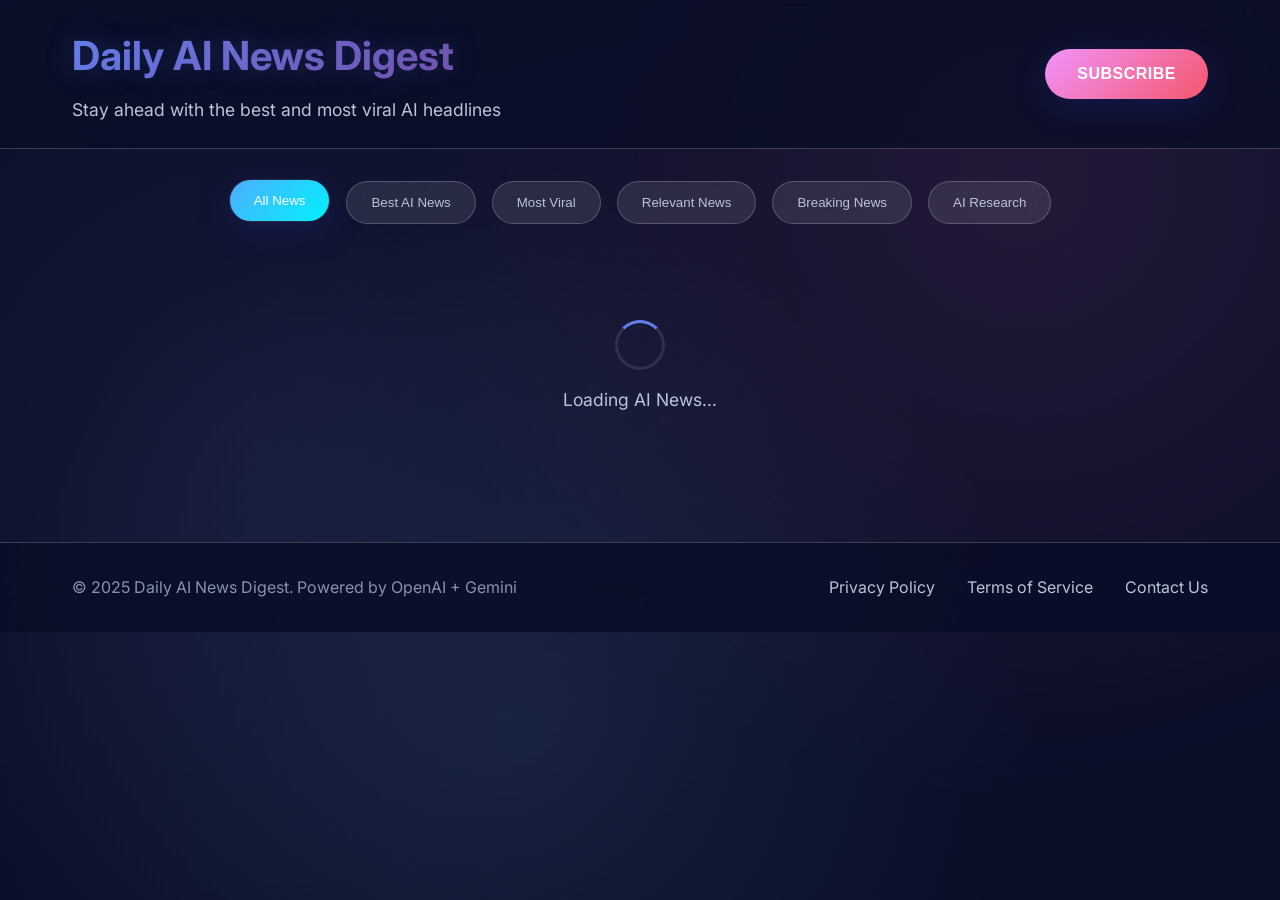
<file: index.html>
<!DOCTYPE html>
<html lang="en">
<head>
  <meta charset="UTF-8">
  <meta name="viewport" content="width=device-width, initial-scale=1.0">
  <title>Daily AI News Digest</title>
  <link rel="stylesheet" href="style.css">
  <link rel="preconnect" href="https://fonts.googleapis.com">
  <link rel="preconnect" href="https://fonts.gstatic.com" crossorigin>
  <link href="https://fonts.googleapis.com/css2?family=Inter:wght@400;500;600;700&display=swap" rel="stylesheet">
</head>
<body>
  
  <header>
    <div class="header-container">
      <div class="header-content">
        <h1>Daily AI News Digest</h1>
        <p>Stay ahead with the best and most viral AI headlines</p>
      </div>
      <button id="subscribe-btn" class="subscribe-btn">Subscribe</button>
    </div>
  </header>

  <!-- News Categories Filter -->
  <div class="categories-container">
    <div class="categories">
      <button class="category-btn active" data-category="all">All News</button>
      <button class="category-btn" data-category="best">Best AI News</button>
      <button class="category-btn" data-category="viral">Most Viral</button>
      <button class="category-btn" data-category="relevant">Relevant News</button>
      <button class="category-btn" data-category="breaking">Breaking News</button>
      <button class="category-btn" data-category="research">AI Research</button>
    </div>
  </div>
  
  <!-- Subscribe Modal -->
  <div id="subscribe-modal" class="modal">
    <div class="modal-content">
      <span class="close-btn">&times;</span>
      <h2>Subscribe to AI News</h2>
      <p>Get the latest AI news delivered to your inbox</p>
      <form id="subscribe-form" method="post">
        <label for="name">Full Name</label>
        <input type="text" id="name" name="name" placeholder="Enter your name" required>

        <label for="email">Email Address</label>
        <input type="email" id="email" name="email" placeholder="Enter your email" required>

        <label for="interests">AI Interests (Optional)</label>
        <select id="interests" name="interests">
          <option value="">Select your interest</option>
          <option value="machine-learning">Machine Learning</option>
          <option value="robotics">Robotics</option>
          <option value="nlp">Natural Language Processing</option>
          <option value="computer-vision">Computer Vision</option>
          <option value="general-ai">General AI News</option>
        </select>

        <button type="submit" class="submit-btn">Subscribe Now</button>
      </form>
    </div>
  </div>
  
  <!-- Loading Spinner -->
  <div id="loading" class="loading">
    <div class="spinner"></div>
    <p>Loading AI News...</p>
  </div>

  <!-- News Container -->
  <main id="news-container" class="news-container">
  </main>

  <!-- Back to Top Button -->
  <button id="back-to-top" class="back-to-top">↑</button>
  
  <footer>
    <div class="footer-content">
      <p>&copy; 2025 Daily AI News Digest. Powered by OpenAI + Gemini</p>
      <div class="footer-links">
        <a href="#privacy">Privacy Policy</a>
        <a href="#terms">Terms of Service</a>
        <a href="#contact">Contact Us</a>
      </div>
    </div>
  </footer>

  <script src="script.js"></script>
</body>
</html>
</file>
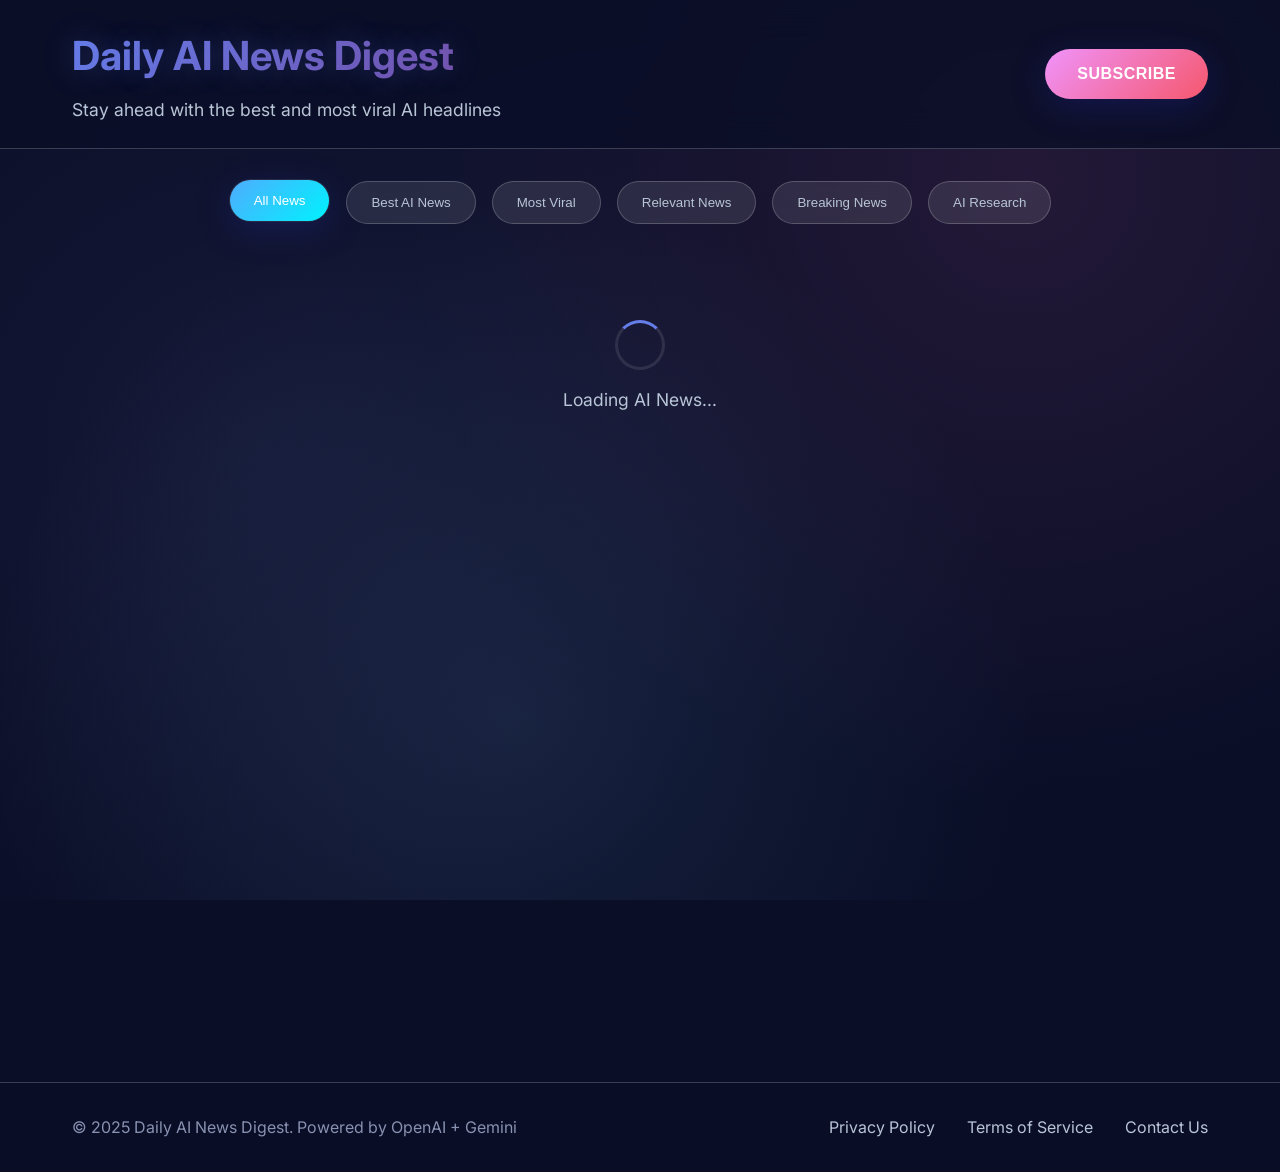
<file: OneDrive/Desktop/itechnotion/HTML,CSS,JS/index.html>
<!DOCTYPE html>
<html lang="en">

<head>
    <meta charset="UTF-8">
    <meta name="viewport" content="width=device-width, initial-scale=1.0">
    <title>Daily AI News Digest</title>
    <link rel="preconnect" href="https://fonts.googleapis.com">
    <link rel="preconnect" href="https://fonts.gstatic.com" crossorigin>
    <link href="https://fonts.googleapis.com/css2?family=Inter:wght@400;500;600;700&display=swap" rel="stylesheet">
    <style>
        * {
            margin: 0;
            padding: 0;
            box-sizing: border-box;
        }

        :root {
            --primary-gradient: linear-gradient(135deg, #667eea 0%, #764ba2 100%);
            --secondary-gradient: linear-gradient(135deg, #f093fb 0%, #f5576c 100%);
            --accent-gradient: linear-gradient(135deg, #4facfe 0%, #00f2fe 100%);
            --dark-bg: #0a0e27;
            --card-bg: rgba(255, 255, 255, 0.1);
            --glass-border: rgba(255, 255, 255, 0.2);
            --text-primary: #ffffff;
            --text-secondary: #b8c5d6;
            --text-muted: #8892b0;
            --shadow: 0 8px 32px rgba(31, 38, 135, 0.37);
            --hover-shadow: 0 15px 35px rgba(31, 38, 135, 0.5);
            --border-radius: 16px;
        }

        body {
            font-family: 'Inter', sans-serif;
            background: var(--dark-bg);
            background-image:
                radial-gradient(circle at 20% 50%, rgba(120, 119, 198, 0.1) 0%, transparent 50%),
                radial-gradient(circle at 80% 20%, rgba(255, 119, 198, 0.1) 0%, transparent 50%),
                radial-gradient(circle at 40% 80%, rgba(120, 198, 255, 0.1) 0%, transparent 50%);
            background-attachment: fixed;
            color: var(--text-primary);
            line-height: 1.6;
            overflow-x: hidden;
        }

        /* Header Styles */
        header {
            backdrop-filter: blur(20px);
            background: rgba(10, 14, 39, 0.8);
            border-bottom: 1px solid var(--glass-border);
            position: sticky;
            top: 0;
            z-index: 100;
            padding: 1.5rem 0;
        }

        .header-container {
            max-width: 1200px;
            margin: 0 auto;
            padding: 0 2rem;
            display: flex;
            justify-content: space-between;
            align-items: center;
            flex-wrap: wrap;
            gap: 1rem;
        }

        .header-content h1 {
            font-size: 2.5rem;
            font-weight: 700;
            background: var(--primary-gradient);
            -webkit-background-clip: text;
            -webkit-text-fill-color: transparent;
            background-clip: text;
            margin-bottom: 0.5rem;
            text-shadow: 0 0 30px rgba(102, 126, 234, 0.3);
        }

        .header-content p {
            color: var(--text-secondary);
            font-size: 1.1rem;
            font-weight: 400;
        }

        .subscribe-btn {
            background: var(--secondary-gradient);
            border: none;
            padding: 1rem 2rem;
            border-radius: 50px;
            color: white;
            font-weight: 600;
            font-size: 1rem;
            cursor: pointer;
            transition: all 0.3s ease;
            box-shadow: var(--shadow);
            text-transform: uppercase;
            letter-spacing: 0.5px;
        }

        .subscribe-btn:hover {
            transform: translateY(-2px);
            box-shadow: var(--hover-shadow);
            filter: brightness(1.1);
        }

        /* Categories Styles */
        .categories-container {
            max-width: 1200px;
            margin: 2rem auto;
            padding: 0 2rem;
        }

        .categories {
            display: flex;
            gap: 1rem;
            flex-wrap: wrap;
            justify-content: center;
            margin-bottom: 2rem;
        }

        .category-btn {
            background: var(--card-bg);
            border: 1px solid var(--glass-border);
            backdrop-filter: blur(10px);
            padding: 0.8rem 1.5rem;
            border-radius: 25px;
            color: var(--text-secondary);
            font-weight: 500;
            cursor: pointer;
            transition: all 0.3s ease;
            position: relative;
            overflow: hidden;
        }

        .category-btn::before {
            content: '';
            position: absolute;
            top: 0;
            left: -100%;
            width: 100%;
            height: 100%;
            background: var(--accent-gradient);
            transition: left 0.3s ease;
            z-index: -1;
        }

        .category-btn:hover::before,
        .category-btn.active::before {
            left: 0;
        }

        .category-btn:hover,
        .category-btn.active {
            color: white;
            border-color: transparent;
            transform: translateY(-2px);
            box-shadow: var(--shadow);
        }

        /* Modal Styles */
        .modal {
            display: none;
            position: fixed;
            top: 0;
            left: 0;
            width: 100%;
            height: 100%;
            background: rgba(0, 0, 0, 0.8);
            backdrop-filter: blur(10px);
            z-index: 1000;
            animation: fadeIn 0.3s ease;
        }

        @keyframes fadeIn {
            from {
                opacity: 0;
            }

            to {
                opacity: 1;
            }
        }

        .modal-content {
            position: absolute;
            top: 50%;
            left: 50%;
            transform: translate(-50%, -50%);
            background: var(--card-bg);
            backdrop-filter: blur(20px);
            border: 1px solid var(--glass-border);
            border-radius: var(--border-radius);
            padding: 2.5rem;
            width: 90%;
            max-width: 500px;
            box-shadow: var(--hover-shadow);
            animation: slideIn 0.3s ease;
        }

        @keyframes slideIn {
            from {
                transform: translate(-50%, -60%);
                opacity: 0;
            }

            to {
                transform: translate(-50%, -50%);
                opacity: 1;
            }
        }

        .close-btn {
            position: absolute;
            top: 1rem;
            right: 1.5rem;
            font-size: 2rem;
            cursor: pointer;
            color: var(--text-muted);
            transition: color 0.3s ease;
        }

        .close-btn:hover {
            margin-bottom: auto;
            color: var(--text-primary);
        }

        .modal-content h2 {
            font-size: 1.8rem;
            margin-bottom: 0.5rem;
            background: var(--primary-gradient);
            -webkit-background-clip: text;
            -webkit-text-fill-color: transparent;
            background-clip: text;
        }

        .modal-content p {
            color: var(--text-secondary);
            margin-bottom: 2rem;
        }

        #subscribe-form {
            display: flex;
            flex-direction: column;
            gap: 1.5rem;
        }

        #subscribe-form label {
            font-weight: 500;
            margin-bottom: 0.5rem;
            color: var(--text-primary);
        }

        #subscribe-form input,
        #subscribe-form select {
            background: rgba(255, 255, 255, 0.05);
            border: 1px solid var(--glass-border);
            border-radius: 12px;
            padding: 1rem;
            color: var(--text-primary);
            font-size: 1rem;
            transition: all 0.3s ease;
        }
        #subscribe-form select option {
        background-color: #000;   
        color: #fff;   }          
        #subscribe-form input:focus,
        #subscribe-form select:focus {
            outline: none;
            border-color: #667eea;
            background: rgba(255, 255, 255, 0.1);
            box-shadow: 0 0 0 3px rgba(102, 126, 234, 0.1);
        }

        .submit-btn {
            background: var(--primary-gradient);
            border: none;
            padding: 1rem;
            border-radius: 12px;
            color: white;
            font-weight: 600;
            font-size: 1rem;
            cursor: pointer;
            transition: all 0.3s ease;
            text-transform: uppercase;
            letter-spacing: 0.5px;
        }

        .submit-btn:hover {
            transform: translateY(-2px);
            box-shadow: var(--shadow);
        }

        /* Loading Styles */
        .loading {
            display: flex;
            flex-direction: column;
            align-items: center;
            justify-content: center;
            padding: 4rem 2rem;
            text-align: center;
        }

        .spinner {
            width: 50px;
            height: 50px;
            border: 3px solid rgba(255, 255, 255, 0.1);
            border-top: 3px solid #667eea;
            border-radius: 50%;
            animation: spin 1s linear infinite;
            margin-bottom: 1rem;
        }

        @keyframes spin {
            0% {
                transform: rotate(0deg);
            }

            100% {
                transform: rotate(360deg);
            }
        }

        .loading p {
            color: var(--text-secondary);
            font-size: 1.1rem;
        }

        /* News Container */
        .news-container {
            max-width: 1200px;
            margin: 0 auto;
            padding: 2rem;
            display: grid;
            grid-template-columns: repeat(auto-fit, minmax(350px, 1fr));
            gap: 2rem;
            min-height: 60vh;
        }

        /* Back to Top Button */
        .back-to-top {
            position: fixed;
            bottom: 2rem;
            right: 2rem;
            background: var(--secondary-gradient);
            border: none;
            width: 50px;
            height: 50px;
            border-radius: 50%;
            color: white;
            font-size: 1.2rem;
            font-weight: bold;
            cursor: pointer;
            opacity: 0;
            visibility: hidden;
            transition: all 0.3s ease;
            box-shadow: var(--shadow);
            z-index: 999;
        }

        .back-to-top.visible {
            opacity: 1;
            visibility: visible;
        }

        .back-to-top:hover {
            transform: translateY(-3px);
            box-shadow: var(--hover-shadow);
        }

        /* Footer */
        footer {
            background: rgba(10, 14, 39, 0.9);
            backdrop-filter: blur(20px);
            border-top: 1px solid var(--glass-border);
            margin-top: 4rem;
            padding: 2rem 0;
        }

        .footer-content {
            max-width: 1200px;
            margin: 0 auto;
            padding: 0 2rem;
            display: flex;
            justify-content: space-between;
            align-items: center;
            flex-wrap: wrap;
            gap: 1rem;
        }

        .footer-content p {
            color: var(--text-muted);
        }

        .footer-links {
            display: flex;
            gap: 2rem;
        }

        .footer-links a {
            color: var(--text-secondary);
            text-decoration: none;
            transition: color 0.3s ease;
        }

        .footer-links a:hover {
            color: var(--text-primary);
        }

        /* Responsive Design */
        @media (max-width: 768px) {
            .header-content h1 {
                font-size: 2rem;
            }

            .categories {
                justify-content: flex-start;
                overflow-x: auto;
                padding-bottom: 1rem;
            }

            .category-btn {
                white-space: nowrap;
                flex-shrink: 0;
            }

            .news-container {
                grid-template-columns: 1fr;
                padding: 1rem;
            }

            .modal-content {
                padding: 2rem 1.5rem;
                margin: 1rem;
            }

            .footer-content {
                flex-direction: column;
                text-align: center;
                gap: 1rem;
            }

            .footer-links {
                justify-content: center;
            }
        }

        @media (max-width: 480px) {
            .header-container {
                padding: 0 1rem;
            }

            .header-content h1 {
                font-size: 1.5rem;
            }

            .header-content p {
                font-size: 1rem;
            }

            .subscribe-btn {
                padding: 0.8rem 1.5rem;
                font-size: 0.9rem;
            }

            .categories-container {
                padding: 0 1rem;
            }
        }

        /* Custom Scrollbar */
        ::-webkit-scrollbar {
            width: 8px;
        }

        ::-webkit-scrollbar-track {
            background: rgba(255, 255, 255, 0.1);
        }

        ::-webkit-scrollbar-thumb {
            background: var(--primary-gradient);
            border-radius: 4px;
        }

        ::-webkit-scrollbar-thumb:hover {
            background: var(--secondary-gradient);
        }

        /* Placeholder styles for news cards (you can customize these based on your script.js) */
        .news-card {
            background: var(--card-bg);
            backdrop-filter: blur(20px);
            border: 1px solid var(--glass-border);
            border-radius: var(--border-radius);
            padding: 1.5rem;
            transition: all 0.3s ease;
            box-shadow: var(--shadow);
        }

        .news-card:hover {
            transform: translateY(-5px);
            box-shadow: var(--hover-shadow);
            border-color: rgba(255, 255, 255, 0.3);
        }

        .news-card h3 {
            color: var(--text-primary);
            margin-bottom: 1rem;
            font-size: 1.2rem;
            font-weight: 600;
        }

        .news-card p {
            color: var(--text-secondary);
            margin-bottom: 1rem;
            line-height: 1.6;
        }

        .news-card .news-meta {
            display: flex;
            justify-content: space-between;
            align-items: center;
            margin-top: 1rem;
            padding-top: 1rem;
            border-top: 1px solid var(--glass-border);
        }

        .news-card .news-source {
            color: var(--text-muted);
            font-size: 0.9rem;
        }

        .news-card .news-date {
            color: var(--text-muted);
            font-size: 0.9rem;
        }
    </style>
</head>
<body>

    <header>
        <div class="header-container">
            <div class="header-content">

                <h1>Daily AI News Digest</h1>
                <p>Stay ahead with the best and most viral AI headlines</p>
            </div>
            <button id="subscribe-btn" class="subscribe-btn">Subscribe</button>
        </div>  
    </header>

    <!-- News Categories Filter -->
    <div class="categories-container">
        <div class="categories">
            <button class="category-btn active" data-category="all">All News</button>
            <button class="category-btn" data-category="best">Best AI News</button>
            <button class="category-btn" data-category="viral">Most Viral</button>
            <button class="category-btn" data-category="relevant">Relevant News</button>
            <button class="category-btn" data-category="breaking">Breaking News</button>
            <button class="category-btn" data-category="research">AI Research</button>
        </div>
    </div>

    <!-- Subscribe Modal -->
    <div id="subscribe-modal" class="modal">
        <div class="modal-content">
            <span class="close-btn">&times;</span>
            <h2>Subscribe to AI News</h2>
            <p>Get the latest AI news delivered to your inbox</p>
            <form id="subscribe-form" method="post">
                <label for="name">Full Name</label>
                <input type="text" id="name" name="name" placeholder="Enter your name" required>

                <label for="email">Email Address</label>
                <input type="email" id="email" name="email" placeholder="Enter your email" required>

                <label for="interests">AI Interests (Optional)</label>
                <select id="interests" name="interests">
                    <option value="">Select your interest</option>
                    <option value="machine-learning">Machine Learning</option>
                    <option value="robotics">Robotics</option>
                    <option value="nlp">Natural Language Processing</option>
                    <option value="computer-vision">Computer Vision</option>
                    <option value="general-ai">General AI News</option>
                </select>

                <button type="submit" class="submit-btn">Subscribe Now</button>
            </form>
        </div>
    </div>

    <!-- Loading Spinner -->
    <div id="loading" class="loading">
        <div class="spinner"></div>
        <p>Loading AI News...</p>
    </div>

    <!-- News Container -->
    <main id="news-container" class="news-container">
    </main>

    <!-- Back to Top Button -->
    <button id="back-to-top" class="back-to-top">↑</button>

    <footer>
        <div class="footer-content">
            <p>&copy; 2025 Daily AI News Digest. Powered by OpenAI + Gemini</p>
            <div class="footer-links">
                <a href="#privacy">Privacy Policy</a>
                <a href="terms.html">Terms of Service</a>
                <a href="contact.html">Contact Us</a>
            </div>
        </div>
    </footer>
    <script>
        // Basic functionality for the UI elements
        document.addEventListener('DOMContentLoaded', function () {
            const subscribeBtn = document.getElementById('subscribe-btn');
            const modal = document.getElementById('subscribe-modal');
            const closeBtn = document.querySelector('.close-btn');
            const categoryBtns = document.querySelectorAll('.category-btn');
            const backToTopBtn = document.getElementById('back-to-top');
            const loading = document.getElementById('loading');
            const newsContainer = document.getElementById('news-container');

            // Subscribe modal functionality
            subscribeBtn.addEventListener('click', () => {
                modal.style.display = 'block';
            });

            closeBtn.addEventListener('click', () => {
                modal.style.display = 'none';
            }); 

            window.addEventListener('click', (e) => {
                if (e.target === modal) {
                    modal.style.display = 'none';
                }
            });

            // Category filter functionality
            categoryBtns.forEach(btn => {
                btn.addEventListener('click', () => {
                    categoryBtns.forEach(b => b.classList.remove('active'));
                    btn.classList.add('active');

                    // Add your filtering logic here
                    const category = btn.dataset.category;
                    console.log('Selected category:', category);
                });
            });

            // Back to top functionality
            window.addEventListener('scroll', () => {
                if (window.scrollY > 300) {
                    backToTopBtn.classList.add('visible');
                } else {
                    backToTopBtn.classList.remove('visible');
                }
            });

            backToTopBtn.addEventListener('click', () => {
                window.scrollTo({ top: 0, behavior: 'smooth' });
            });

            // Form submission
            document.getElementById('subscribe-form').addEventListener('submit', function (e) {
                e.preventDefault();

                const formData = new FormData(this);
                const name = formData.get('name');
                const email = formData.get('email');
                const interests = formData.get('interests');

                // Add your form submission logic here
                console.log('Form submitted:', { name, email, interests });

                // Close modal after submission
                modal.style.display = 'none';

                // Show success message (you can customize this)
                alert('Thank you for subscribing! We\'ll keep you updated with the latest AI news.');
            });

            // Hide loading and show content (replace this with your actual news loading logic)
            setTimeout(() => {
                loading.style.display = 'none';
                newsContainer.style.display = 'grid';

                // Demo news cards (replace with your actual news data)
                const demoNews = [
                    {
                        title: "After India, OpenAI launches its affordable ChatGPT Go plan in Indonesia",
                        content: "OpenAI is expanding its budget-friendly ChatGPT subscription plan beyond India. The company launched its sub-$5 ChatGPT Go paid plan for the country’s users last month and now is rolling out the same plan in Indonesia for Rp75,000 ($4.50) per month.",
                        source: "AI Research Daily",
                        date: "Just now"
                    },
                    {
                        title: "Rocket.nXew, one of India’s first vibe-coding startups, snags $15M from Accel, Salesforce Ventures",
                        content: "Rocket.new, an Indian startup building an AI-powered app development platform, has raised $15 million in a seed round led by Salesforce Ventures to take on viral vibe-coding rivals like Lovable, Cursor, and Bolt by letting users build full, production-ready apps from natural-language prompts rather than just quick prototypes.",
                        source: "Tech News Today",
                        date: "Just now"
                    },
                    {
                        title: "Facebook is getting an AI dating assistant",
                        content: "This chatbot is intended to help users find matches who are more closely tailored to what they are looking for. For example, Meta might suggest users ask it to find “a Brooklyn girl in tech” or a user could ask the AI to help refine their profile.",
                        source: "Ethics in AI",
                        date: "Just now"
                    }
                ];

                // Create demo news cards
                demoNews.forEach(news => {
                    const card = document.createElement('div');
                    card.className = 'news-card';
                    card.innerHTML = `
            <h3>${news.title}</h3>
            <p>${news.content}</p>
            <div class="news-meta">
              <span class="news-source">${news.source}</span>
              <span class="news-date">${news.date}</span>
            </div>
          `;
                    newsContainer.appendChild(card);
                });
            }, 2000);
        });
    </script>
</body>
</html>
</file>
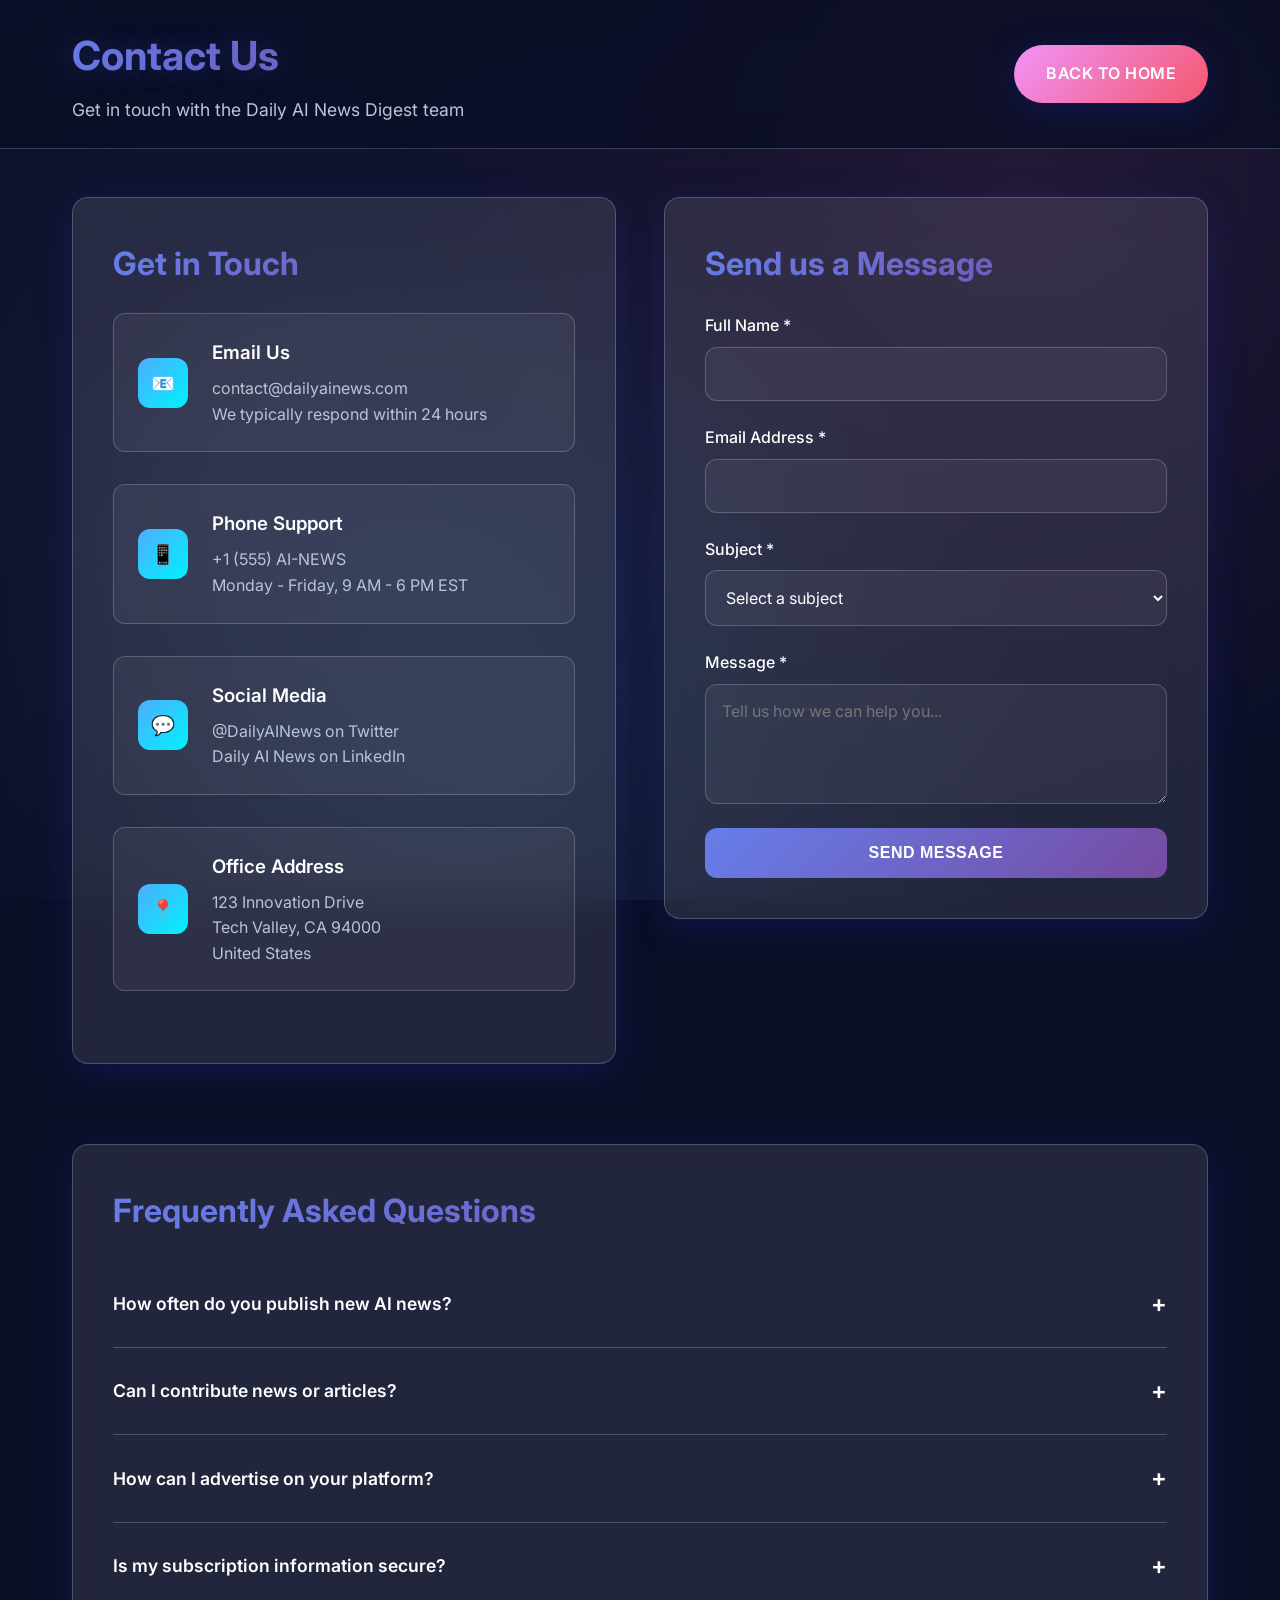
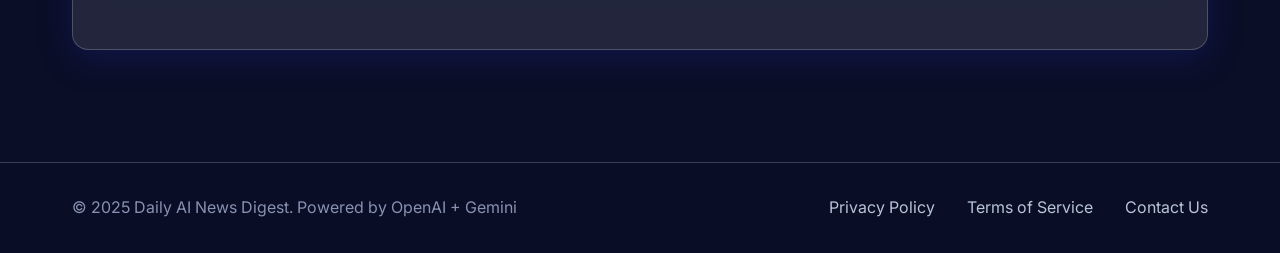
<file: OneDrive/Desktop/itechnotion/HTML,CSS,JS/contact.html>
<!DOCTYPE html>
<html lang="en">

<head>
    <meta charset="UTF-8">
    <meta name="viewport" content="width=device-width, initial-scale=1.0">
    <title>Contact Us - Daily AI News Digest</title>
    <link rel="preconnect" href="https://fonts.googleapis.com">
    <link rel="preconnect" href="https://fonts.gstatic.com" crossorigin>
    <link href="https://fonts.googleapis.com/css2?family=Inter:wght@400;500;600;700&display=swap" rel="stylesheet">
    <style>
        * {
            margin: 0;
            padding: 0;
            box-sizing: border-box;
        }

        :root {
            --primary-gradient: linear-gradient(135deg, #667eea 0%, #764ba2 100%);
            --secondary-gradient: linear-gradient(135deg, #f093fb 0%, #f5576c 100%);
            --accent-gradient: linear-gradient(135deg, #4facfe 0%, #00f2fe 100%);
            --dark-bg: #0a0e27;
            --card-bg: rgba(255, 255, 255, 0.1);
            --glass-border: rgba(255, 255, 255, 0.2);
            --text-primary: #ffffff;
            --text-secondary: #b8c5d6;
            --text-muted: #8892b0;
            --shadow: 0 8px 32px rgba(31, 38, 135, 0.37);
            --hover-shadow: 0 15px 35px rgba(31, 38, 135, 0.5);
            --border-radius: 16px;
        }

        body {
            font-family: 'Inter', sans-serif;
            background: var(--dark-bg);
            background-image:
                radial-gradient(circle at 20% 50%, rgba(120, 119, 198, 0.1) 0%, transparent 50%),
                radial-gradient(circle at 80% 20%, rgba(255, 119, 198, 0.1) 0%, transparent 50%),
                radial-gradient(circle at 40% 80%, rgba(120, 198, 255, 0.1) 0%, transparent 50%);
            background-attachment: fixed;
            color: var(--text-primary);
            line-height: 1.6;
            overflow-x: hidden;
            min-height: 100vh;
        }

        /* Header Styles */
        header {
            backdrop-filter: blur(20px);
            background: rgba(10, 14, 39, 0.8);
            border-bottom: 1px solid var(--glass-border);
            position: sticky;
            top: 0;
            z-index: 100;
            padding: 1.5rem 0;
        }

        .header-container {
            max-width: 1200px;
            margin: 0 auto;
            padding: 0 2rem;
            display: flex;
            justify-content: space-between;
            align-items: center;
            flex-wrap: wrap;
            gap: 1rem;
        }

        .header-content h1 {
            font-size: 2.5rem;
            font-weight: 700;
            background: var(--primary-gradient);
            -webkit-background-clip: text;
            -webkit-text-fill-color: transparent;
            background-clip: text;
            margin-bottom: 0.5rem;
            text-shadow: 0 0 30px rgba(102, 126, 234, 0.3);
        }

        .header-content p {
            color: var(--text-secondary);
            font-size: 1.1rem;
            font-weight: 400;
        }

        .home-btn {
            background: var(--secondary-gradient);
            border: none;
            padding: 1rem 2rem;
            border-radius: 50px;
            color: white;
            font-weight: 600;
            font-size: 1rem;
            cursor: pointer;
            transition: all 0.3s ease;
            box-shadow: var(--shadow);
            text-transform: uppercase;
            letter-spacing: 0.5px;
            text-decoration: none;
            display: inline-block;
        }

        .home-btn:hover {
            transform: translateY(-2px);
            box-shadow: var(--hover-shadow);
            filter: brightness(1.1);
        }

        /* Main Content */
        .main-content {
            max-width: 1200px;
            margin: 0 auto;
            padding: 3rem 2rem;
            display: grid;
            grid-template-columns: 1fr 1fr;
            gap: 3rem;
            align-items: start;
        }

        .contact-info {
            background: var(--card-bg);
            backdrop-filter: blur(20px);
            border: 1px solid var(--glass-border);
            border-radius: var(--border-radius);
            padding: 2.5rem;
            box-shadow: var(--shadow);
        }

        .contact-form-container {
            background: var(--card-bg);
            backdrop-filter: blur(20px);
            border: 1px solid var(--glass-border);
            border-radius: var(--border-radius);
            padding: 2.5rem;
            box-shadow: var(--shadow);
        }

        .section-title {
            font-size: 2rem;
            font-weight: 700;
            background: var(--primary-gradient);
            -webkit-background-clip: text;
            -webkit-text-fill-color: transparent;
            background-clip: text;
            margin-bottom: 1.5rem;
        }

        .contact-item {
            display: flex;
            align-items: center;
            margin-bottom: 2rem;
            padding: 1.5rem;
            background: rgba(255, 255, 255, 0.05);
            border-radius: 12px;
            border: 1px solid var(--glass-border);
            transition: all 0.3s ease;
        }

        .contact-item:hover {
            transform: translateY(-2px);
            background: rgba(255, 255, 255, 0.08);
            box-shadow: var(--shadow);
        }

        .contact-icon {
            width: 50px;
            height: 50px;
            background: var(--accent-gradient);
            border-radius: 12px;
            display: flex;
            align-items: center;
            justify-content: center;
            margin-right: 1.5rem;
            font-size: 1.2rem;
            flex-shrink: 0;
        }

        .contact-details h3 {
            color: var(--text-primary);
            font-weight: 600;
            margin-bottom: 0.5rem;
        }

        .contact-details p {
            color: var(--text-secondary);
        }

        .contact-details a {
            color: var(--text-secondary);
            text-decoration: none;
            transition: color 0.3s ease;
        }

        .contact-details a:hover {
            color: var(--text-primary);
        }

        /* Form Styles */
        .contact-form {
            display: flex;
            flex-direction: column;
            gap: 1.5rem;
        }

        .form-group {
            display: flex;
            flex-direction: column;
        }

        .form-group label {
            font-weight: 500;
            margin-bottom: 0.5rem;
            color: var(--text-primary);
        }

        .form-group input,
        .form-group select,
        .form-group textarea {
            background: rgba(255, 255, 255, 0.05);
            border: 1px solid var(--glass-border);
            border-radius: 12px;
            padding: 1rem;
            color: var(--text-primary);
            font-size: 1rem;
            font-family: inherit;
            transition: all 0.3s ease;
            resize: vertical;
        }

        .form-group select option {
            background-color: #000;
            color: #fff;
        }

        .form-group input:focus,
        .form-group select:focus,
        .form-group textarea:focus {
            outline: none;
            border-color: #667eea;
            background: rgba(255, 255, 255, 0.1);
            box-shadow: 0 0 0 3px rgba(102, 126, 234, 0.1);
        }

        .form-group textarea {
            min-height: 120px;
        }

        .submit-btn {
            background: var(--primary-gradient);
            border: none;
            padding: 1rem;
            border-radius: 12px;
            color: white;
            font-weight: 600;
            font-size: 1rem;
            cursor: pointer;
            transition: all 0.3s ease;
            text-transform: uppercase;
            letter-spacing: 0.5px;
        }

        .submit-btn:hover {
            transform: translateY(-2px);
            box-shadow: var(--shadow);
        }

        .submit-btn:disabled {
            opacity: 0.6;
            cursor: not-allowed;
            transform: none;
        }

        /* Success/Error Messages */
        .message {
            padding: 1rem;
            border-radius: 8px;
            margin-bottom: 1rem;
            display: none;
        }

        .message.success {
            background: rgba(46, 160, 67, 0.2);
            border: 1px solid rgba(46, 160, 67, 0.3);
            color: #4ade80;
        }

        .message.error {
            background: rgba(239, 68, 68, 0.2);
            border: 1px solid rgba(239, 68, 68, 0.3);
            color: #f87171;
        }

        /* FAQ Section */
        .faq-section {
            grid-column: 1 / -1;
            margin-top: 2rem;
        }

        .faq-container {
            background: var(--card-bg);
            backdrop-filter: blur(20px);
            border: 1px solid var(--glass-border);
            border-radius: var(--border-radius);
            padding: 2.5rem;
            box-shadow: var(--shadow);
        }

        .faq-item {
            border-bottom: 1px solid var(--glass-border);
            padding: 1.5rem 0;
        }

        .faq-item:last-child {
            border-bottom: none;
        }

        .faq-question {
            display: flex;
            justify-content: space-between;
            align-items: center;
            cursor: pointer;
            font-weight: 600;
            color: var(--text-primary);
            font-size: 1.1rem;
            transition: color 0.3s ease;
        }

        .faq-question:hover {
            color: #667eea;
        }

        .faq-toggle {
            font-size: 1.5rem;
            transition: transform 0.3s ease;
        }

        .faq-toggle.active {
            transform: rotate(45deg);
        }

        .faq-answer {
            max-height: 0;
            overflow: hidden;
            transition: max-height 0.3s ease;
            color: var(--text-secondary);
            line-height: 1.6;
        }

        .faq-answer.active {
            max-height: 200px;
            padding-top: 1rem;
        }

        /* Footer */
        footer {
            background: rgba(10, 14, 39, 0.9);
            backdrop-filter: blur(20px);
            border-top: 1px solid var(--glass-border);
            margin-top: 4rem;
            padding: 2rem 0;
        }

        .footer-content {
            max-width: 1200px;
            margin: 0 auto;
            padding: 0 2rem;
            display: flex;
            justify-content: space-between;
            align-items: center;
            flex-wrap: wrap;
            gap: 1rem;
        }

        .footer-content p {
            color: var(--text-muted);
        }

        .footer-links {
            display: flex;
            gap: 2rem;
        }

        .footer-links a {
            color: var(--text-secondary);
            text-decoration: none;
            transition: color 0.3s ease;
        }

        .footer-links a:hover {
            color: var(--text-primary);
        }

        /* Responsive Design */
        @media (max-width: 968px) {
            .main-content {
                grid-template-columns: 1fr;
                gap: 2rem;
            }
        }

        @media (max-width: 768px) {
            .header-content h1 {
                font-size: 2rem;
            }

            .main-content {
                padding: 2rem 1rem;
            }

            .contact-info,
            .contact-form-container,
            .faq-container {
                padding: 2rem 1.5rem;
            }

            .contact-item {
                flex-direction: column;
                text-align: center;
                gap: 1rem;
            }

            .contact-icon {
                margin-right: 0;
            }

            .footer-content {
                flex-direction: column;
                text-align: center;
            }
        }

        @media (max-width: 480px) {
            .header-container {
                padding: 0 1rem;
            }

            .header-content h1 {
                font-size: 1.5rem;
            }

            .home-btn {
                padding: 0.8rem 1.5rem;
                font-size: 0.9rem;
            }
        }

        /* Custom Scrollbar */
        ::-webkit-scrollbar {
            width: 8px;
        }

        ::-webkit-scrollbar-track {
            background: rgba(255, 255, 255, 0.1);
        }

        ::-webkit-scrollbar-thumb {
            background: var(--primary-gradient);
            border-radius: 4px;
        }

        ::-webkit-scrollbar-thumb:hover {
            background: var(--secondary-gradient);
        }
    </style>
</head>

<body>
    <header>
        <div class="header-container">
            <div class="header-content">
                <h1>Contact Us</h1>
                <p>Get in touch with the Daily AI News Digest team</p>
            </div>
            <a href="index.html" class="home-btn">Back to Home</a>
        </div>
    </header>

    <main class="main-content">
        <!-- Contact Information -->
        <div class="contact-info">
            <h2 class="section-title">Get in Touch</h2>
            
            <div class="contact-item">
                <div class="contact-icon">📧</div>
                <div class="contact-details">
                    <h3>Email Us</h3>
                    <p><a href="mailto:contact@dailyainews.com">contact@dailyainews.com</a></p>
                    <p>We typically respond within 24 hours</p>
                </div>
            </div>

            <div class="contact-item">
                <div class="contact-icon">📱</div>
                <div class="contact-details">
                    <h3>Phone Support</h3>
                    <p><a href="tel:+1-555-AI-NEWS">+1 (555) AI-NEWS</a></p>
                    <p>Monday - Friday, 9 AM - 6 PM EST</p>
                </div>
            </div>

            <div class="contact-item">
                <div class="contact-icon">💬</div>
                <div class="contact-details">
                    <h3>Social Media</h3>
                    <p>
                        <a href="#">@DailyAINews</a> on Twitter<br>
                        <a href="#">Daily AI News</a> on LinkedIn
                    </p>
                </div>
            </div>

            <div class="contact-item">
                <div class="contact-icon">📍</div>
                <div class="contact-details">
                    <h3>Office Address</h3>
                    <p>
                        123 Innovation Drive<br>
                        Tech Valley, CA 94000<br>
                        United States
                    </p>
                </div>
            </div>
        </div>

        <!-- Contact Form -->
        <div class="contact-form-container">
            <h2 class="section-title">Send us a Message</h2>
            
            <div id="message" class="message"></div>
            
            <form id="contact-form" class="contact-form">
                <div class="form-group">
                    <label for="name">Full Name *</label>
                    <input type="text" id="name" name="name" required>
                </div>

                <div class="form-group">
                    <label for="email">Email Address *</label>
                    <input type="email" id="email" name="email" required>
                </div>

                <div class="form-group">
                    <label for="subject">Subject *</label>
                    <select id="subject" name="subject" required>
                        <option value="">Select a subject</option>
                        <option value="general">General Inquiry</option>
                        <option value="subscription">Subscription Support</option>
                        <option value="technical">Technical Issue</option>
                        <option value="partnership">Partnership Opportunity</option>
                        <option value="feedback">Feedback</option>
                        <option value="press">Press Inquiry</option>
                        <option value="other">Other</option>
                    </select>
                </div>

                <div class="form-group">
                    <label for="message-text">Message *</label>
                    <textarea id="message-text" name="message" placeholder="Tell us how we can help you..." required></textarea>
                </div>

                <button type="submit" class="submit-btn" id="submit-btn">Send Message</button>
            </form>
        </div>

        <!-- FAQ Section -->
        <div class="faq-section">
            <div class="faq-container">
                <h2 class="section-title">Frequently Asked Questions</h2>
                
                <div class="faq-item">
                    <div class="faq-question">
                        <span>How often do you publish new AI news?</span>
                        <span class="faq-toggle">+</span>
                    </div>
                    <div class="faq-answer">
                        We publish fresh AI news multiple times daily, ensuring you stay up-to-date with the latest developments in artificial intelligence, machine learning, and related technologies.
                    </div>
                </div>

                <div class="faq-item">
                    <div class="faq-question">
                        <span>Can I contribute news or articles?</span>
                        <span class="faq-toggle">+</span>
                    </div>
                    <div class="faq-answer">
                        Yes! We welcome contributions from AI enthusiasts, researchers, and industry professionals. Please reach out to us using the contact form above with your proposal.
                    </div>
                </div>

                <div class="faq-item">
                    <div class="faq-question">
                        <span>How can I advertise on your platform?</span>
                        <span class="faq-toggle">+</span>
                    </div>
                    <div class="faq-answer">
                        For advertising and partnership opportunities, please select "Partnership Opportunity" in the contact form above or email us directly at contact@dailyainews.com.
                    </div>
                </div>

                <div class="faq-item">
                    <div class="faq-question">
                        <span>Is my subscription information secure?</span>
                        <span class="faq-toggle">+</span>
                    </div>
                    <div class="faq-answer">
                        Absolutely. We take data security seriously and follow industry-standard practices to protect your personal information. See our Privacy Policy for more details.
                    </div>
                </div>
            </div>
        </div>
    </main>

    <footer>
        <div class="footer-content">
            <p>&copy; 2025 Daily AI News Digest. Powered by OpenAI + Gemini</p>
            <div class="footer-links">
                <a href="privacy.html">Privacy Policy</a>
                <a href="terms.html">Terms of Service</a>
                <a href="contact.html">Contact Us</a>
            </div>
        </div>
    </footer>

    <script>
        document.addEventListener('DOMContentLoaded', function() {
            // Contact form functionality
            const contactForm = document.getElementById('contact-form');
            const messageDiv = document.getElementById('message');
            const submitBtn = document.getElementById('submit-btn');

            contactForm.addEventListener('submit', function(e) {
                e.preventDefault();
                
                // Get form data
                const formData = new FormData(contactForm);
                const name = formData.get('name');
                const email = formData.get('email');
                const subject = formData.get('subject');
                const message = formData.get('message');

                // Validate required fields
                if (!name || !email || !subject || !message) {
                    showMessage('Please fill in all required fields.', 'error');
                    return;
                }

                // Disable submit button
                submitBtn.disabled = true;
                submitBtn.textContent = 'Sending...';

                // Simulate form submission (replace with actual API call)
                setTimeout(() => {
                    showMessage('Thank you for your message! We\'ll get back to you within 24 hours.', 'success');
                    contactForm.reset();
                    submitBtn.disabled = false;
                    submitBtn.textContent = 'Send Message';
                }, 2000);

                console.log('Form submitted:', { name, email, subject, message });
            });

            // FAQ functionality
            const faqItems = document.querySelectorAll('.faq-item');
            
            faqItems.forEach(item => {
                const question = item.querySelector('.faq-question');
                const answer = item.querySelector('.faq-answer');
                const toggle = item.querySelector('.faq-toggle');

                question.addEventListener('click', () => {
                    const isActive = answer.classList.contains('active');
                    
                    // Close all other FAQs
                    faqItems.forEach(otherItem => {
                        const otherAnswer = otherItem.querySelector('.faq-answer');
                        const otherToggle = otherItem.querySelector('.faq-toggle');
                        otherAnswer.classList.remove('active');
                        otherToggle.classList.remove('active');
                    });

                    // Toggle current FAQ
                    if (!isActive) {
                        answer.classList.add('active');
                        toggle.classList.add('active');
                    }
                });
            });

            // Show message function
            function showMessage(text, type) {
                messageDiv.textContent = text;
                messageDiv.className = `message ${type}`;
                messageDiv.style.display = 'block';
                
                setTimeout(() => {
                    messageDiv.style.display = 'none';
                }, 5000);
            }

            // Smooth scroll for footer links
            document.querySelectorAll('a[href^="#"]').forEach(anchor => {
                anchor.addEventListener('click', function (e) {
                    e.preventDefault();
                    const target = document.querySelector(this.getAttribute('href'));
                    if (target) {
                        target.scrollIntoView({ behavior: 'smooth' });
                    }
                });
            });
        });
    </script>
</body>
</html>
</file>
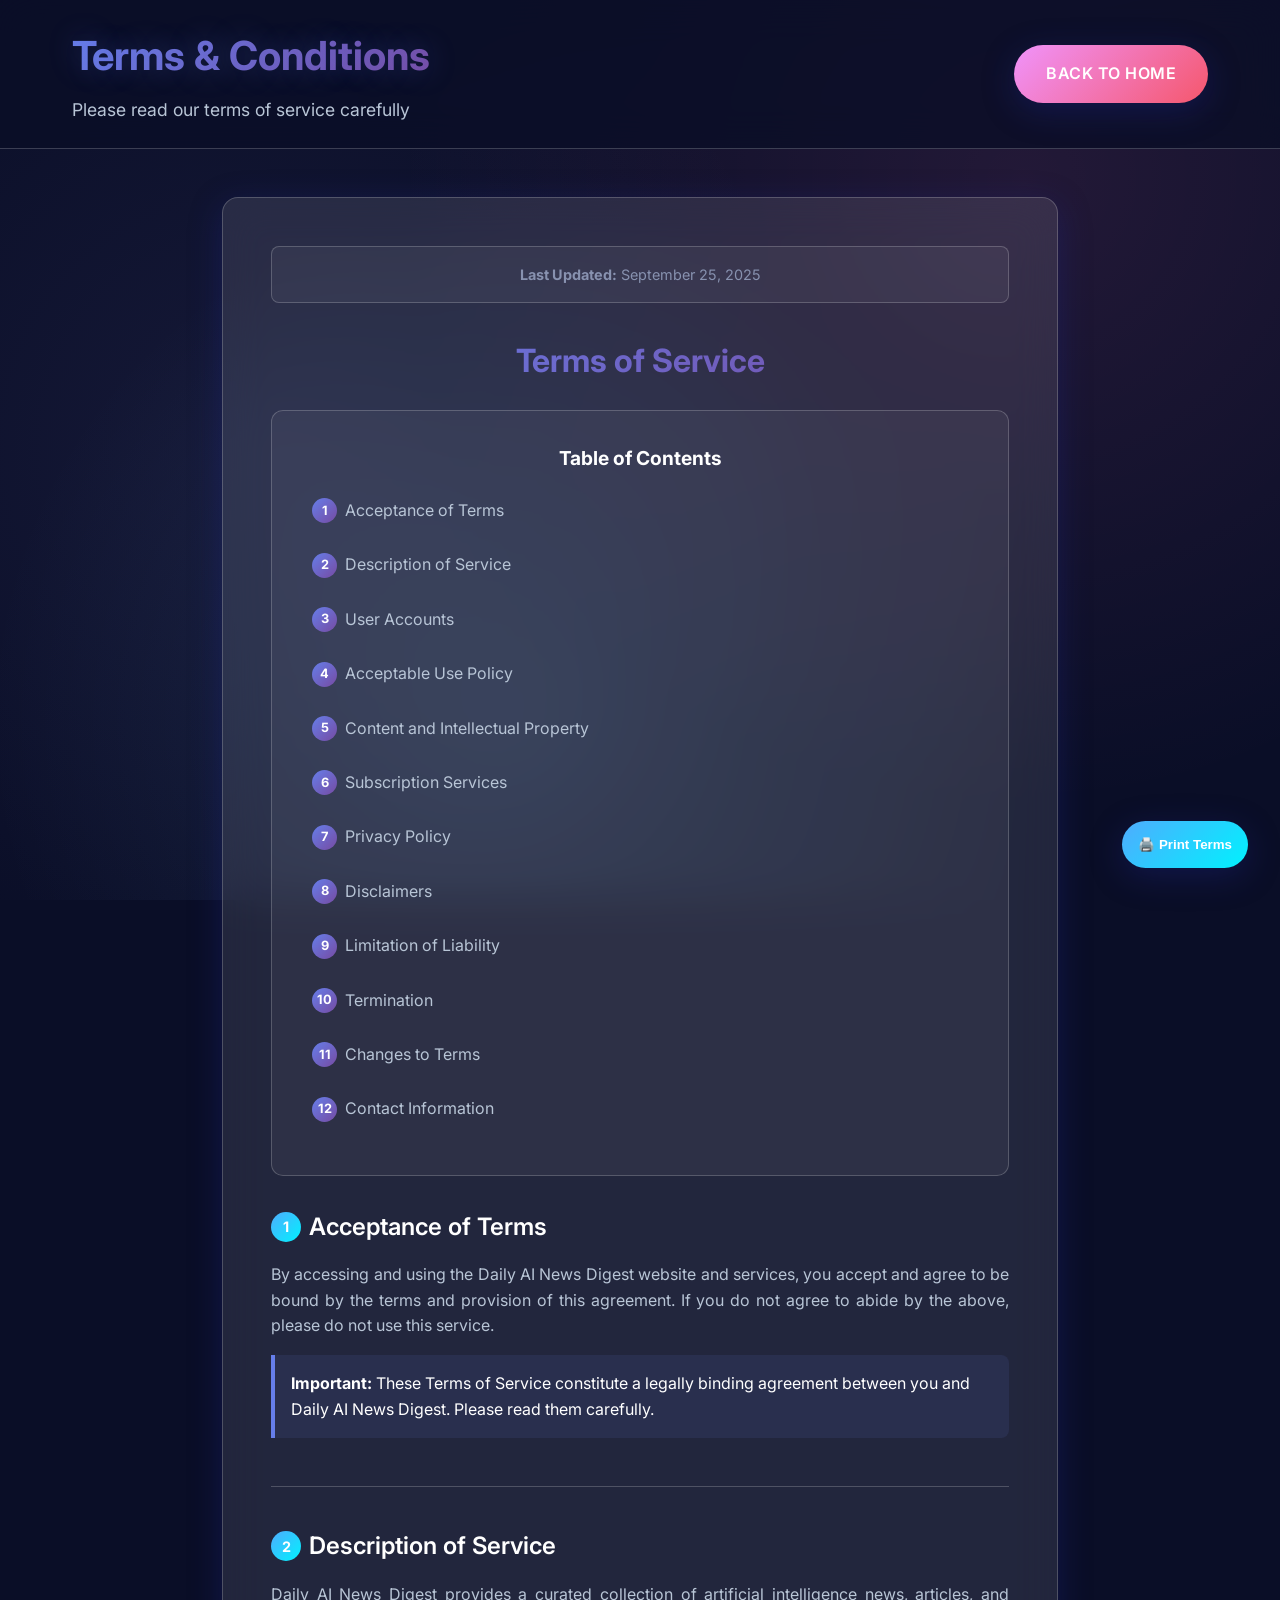
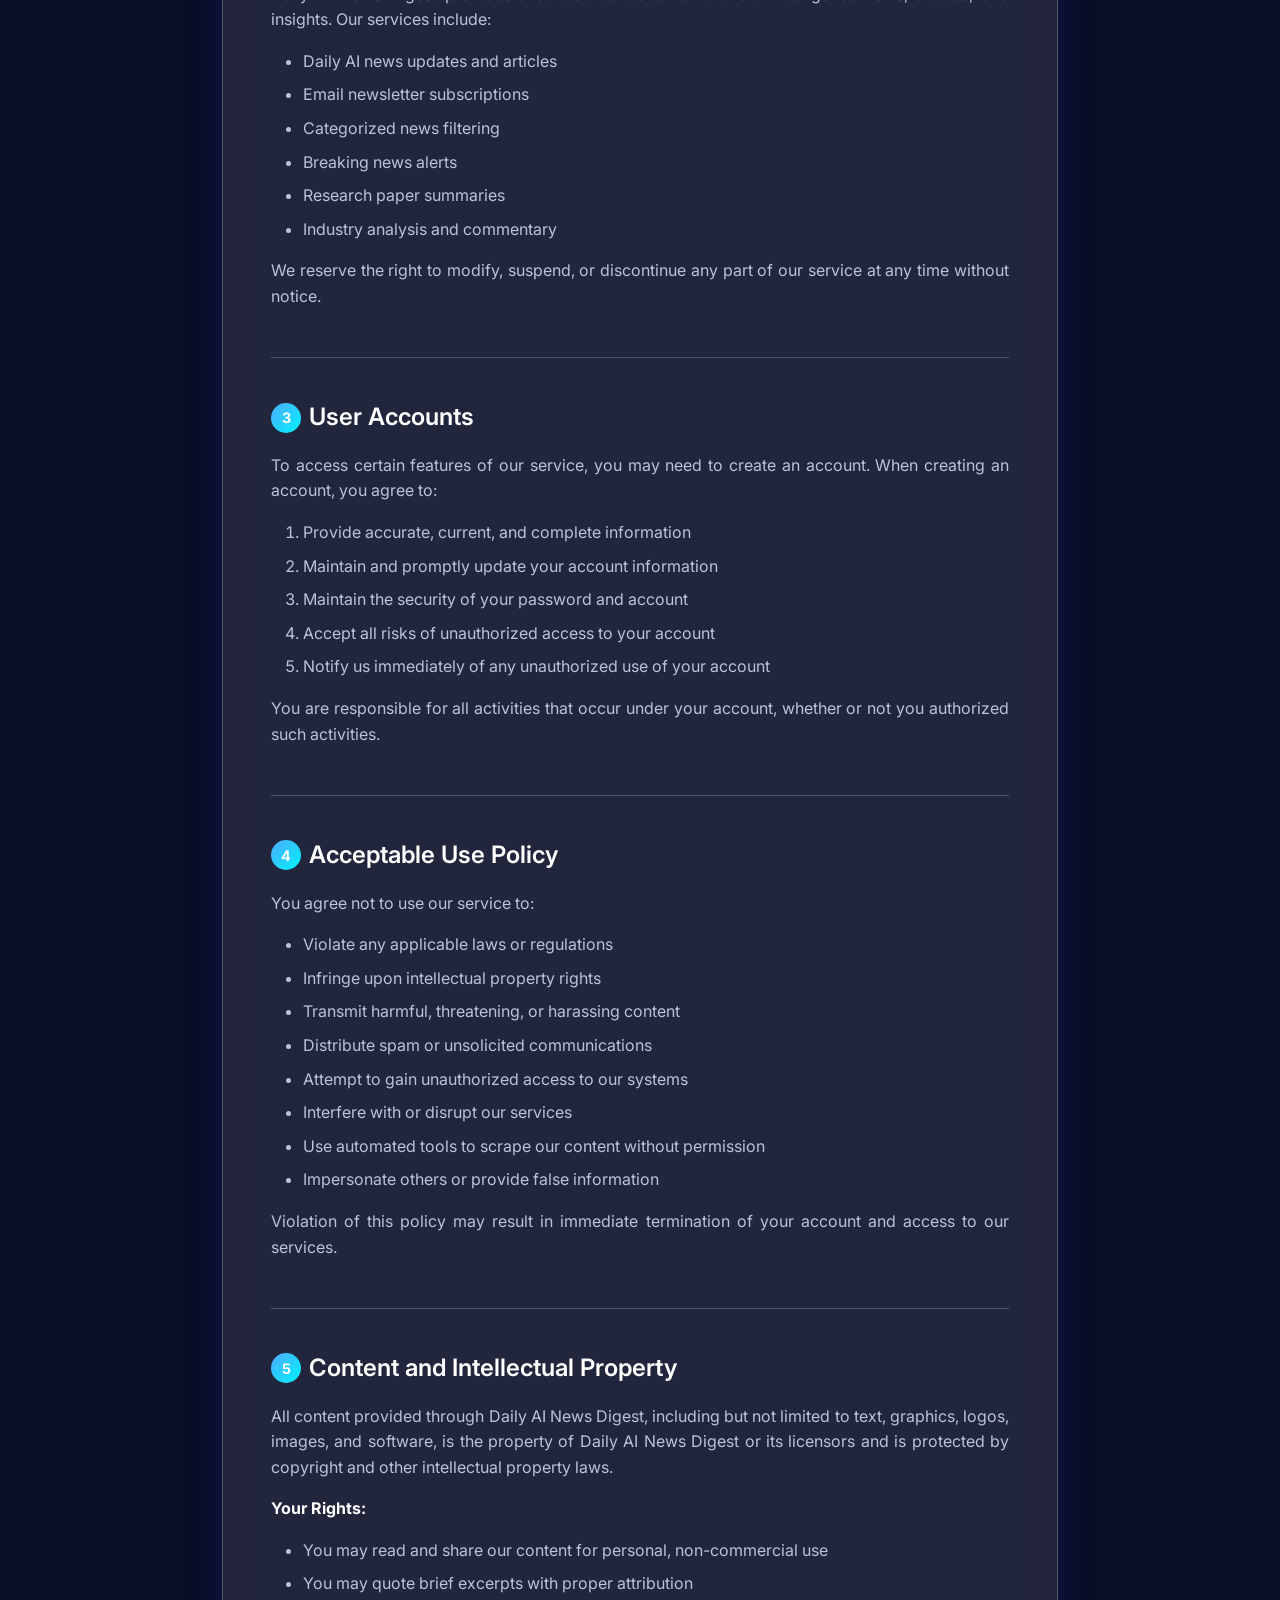
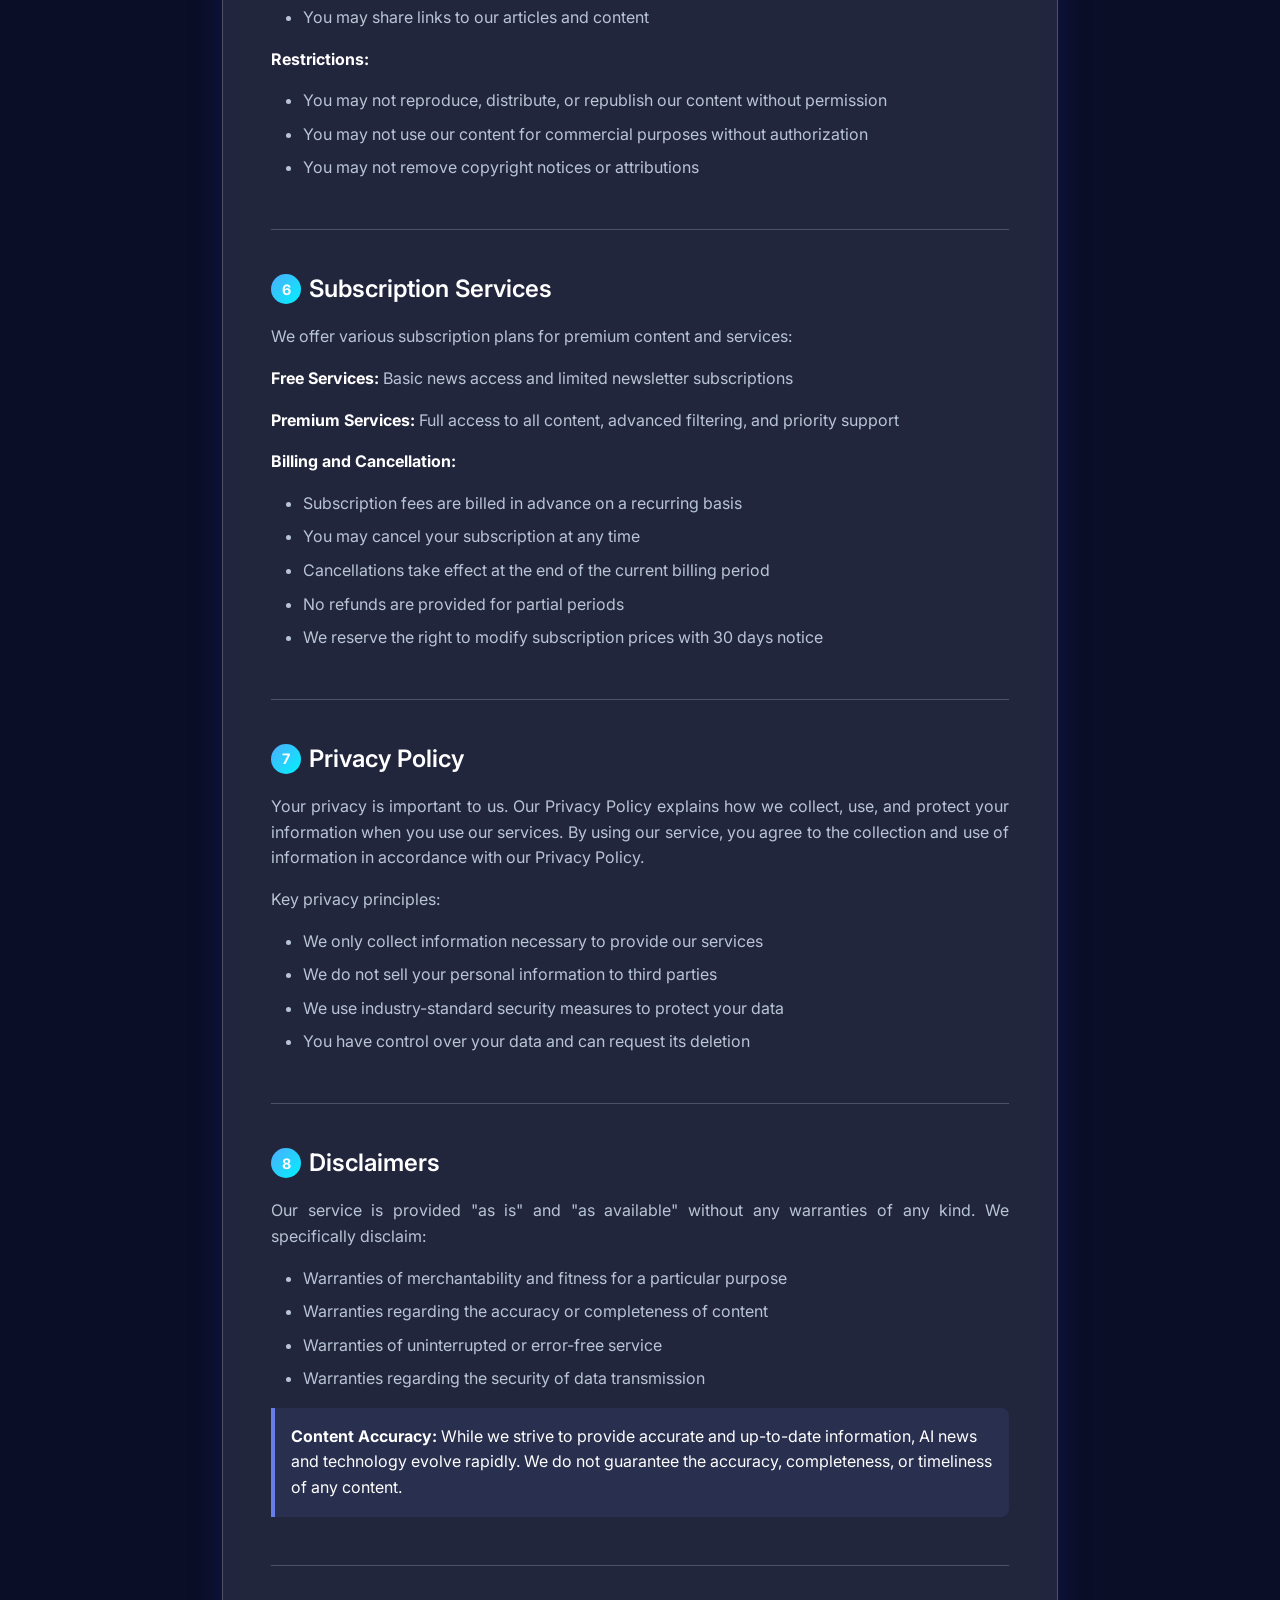
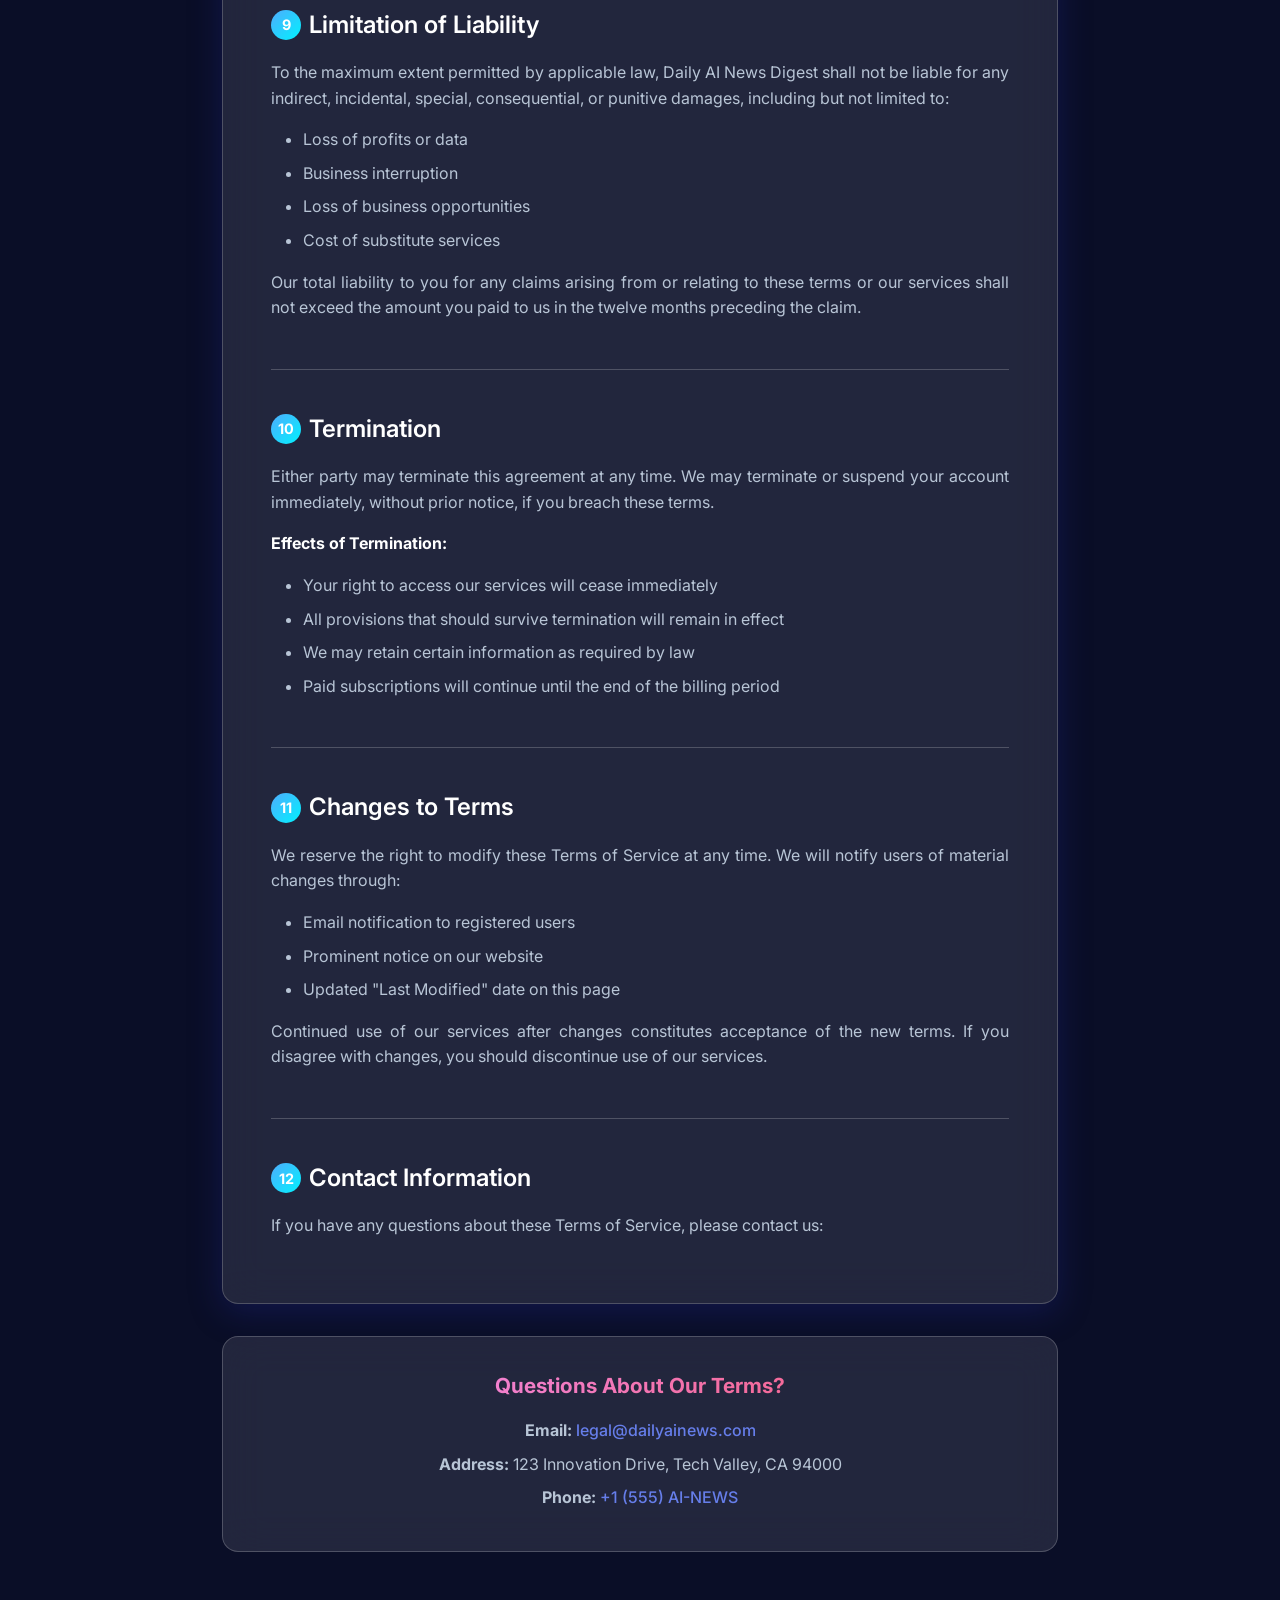
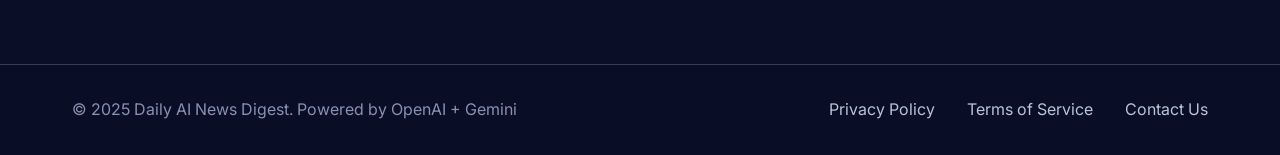
<file: OneDrive/Desktop/itechnotion/HTML,CSS,JS/terms.html>
<!DOCTYPE html>
<html lang="en">

<head>
    <meta charset="UTF-8">
    <meta name="viewport" content="width=device-width, initial-scale=1.0">
    <title>Terms & Conditions - Daily AI News Digest</title>
    <link rel="preconnect" href="https://fonts.googleapis.com">
    <link rel="preconnect" href="https://fonts.gstatic.com" crossorigin>
    <link href="https://fonts.googleapis.com/css2?family=Inter:wght@400;500;600;700&display=swap" rel="stylesheet">
    <style>
        * {
            margin: 0;
            padding: 0;
            box-sizing: border-box;
        }

        :root {
            --primary-gradient: linear-gradient(135deg, #667eea 0%, #764ba2 100%);
            --secondary-gradient: linear-gradient(135deg, #f093fb 0%, #f5576c 100%);
            --accent-gradient: linear-gradient(135deg, #4facfe 0%, #00f2fe 100%);
            --dark-bg: #0a0e27;
            --card-bg: rgba(255, 255, 255, 0.1);
            --glass-border: rgba(255, 255, 255, 0.2);
            --text-primary: #ffffff;
            --text-secondary: #b8c5d6;
            --text-muted: #8892b0;
            --shadow: 0 8px 32px rgba(31, 38, 135, 0.37);
            --hover-shadow: 0 15px 35px rgba(31, 38, 135, 0.5);
            --border-radius: 16px;
        }

        body {
            font-family: 'Inter', sans-serif;
            background: var(--dark-bg);
            background-image:
                radial-gradient(circle at 20% 50%, rgba(120, 119, 198, 0.1) 0%, transparent 50%),
                radial-gradient(circle at 80% 20%, rgba(255, 119, 198, 0.1) 0%, transparent 50%),
                radial-gradient(circle at 40% 80%, rgba(120, 198, 255, 0.1) 0%, transparent 50%);
            background-attachment: fixed;
            color: var(--text-primary);
            line-height: 1.6;
            overflow-x: hidden;
            min-height: 100vh;
        }

        /* Header Styles */
        header {
            backdrop-filter: blur(20px);
            background: rgba(10, 14, 39, 0.8);
            border-bottom: 1px solid var(--glass-border);
            position: sticky;
            top: 0;
            z-index: 100;
            padding: 1.5rem 0;
        }

        .header-container {
            max-width: 1200px;
            margin: 0 auto;
            padding: 0 2rem;
            display: flex;
            justify-content: space-between;
            align-items: center;
            flex-wrap: wrap;
            gap: 1rem;
        }

        .header-content h1 {
            font-size: 2.5rem;
            font-weight: 700;
            background: var(--primary-gradient);
            -webkit-background-clip: text;
            -webkit-text-fill-color: transparent;
            background-clip: text;
            margin-bottom: 0.5rem;
            text-shadow: 0 0 30px rgba(102, 126, 234, 0.3);
        }

        .header-content p {
            color: var(--text-secondary);
            font-size: 1.1rem;
            font-weight: 400;
        }

        .home-btn {
            background: var(--secondary-gradient);
            border: none;
            padding: 1rem 2rem;
            border-radius: 50px;
            color: white;
            font-weight: 600;
            font-size: 1rem;
            cursor: pointer;
            transition: all 0.3s ease;
            box-shadow: var(--shadow);
            text-transform: uppercase;
            letter-spacing: 0.5px;
            text-decoration: none;
            display: inline-block;
        }

        .home-btn:hover {
            transform: translateY(-2px);
            box-shadow: var(--hover-shadow);
            filter: brightness(1.1);
        }

        /* Main Content */
        .main-content {
            max-width: 900px;
            margin: 0 auto;
            padding: 3rem 2rem;
        }

        .terms-container {
            background: var(--card-bg);
            backdrop-filter: blur(20px);
            border: 1px solid var(--glass-border);
            border-radius: var(--border-radius);
            padding: 3rem;
            box-shadow: var(--shadow);
        }

        .last-updated {
            background: rgba(255, 255, 255, 0.05);
            border: 1px solid var(--glass-border);
            border-radius: 8px;
            padding: 1rem;
            margin-bottom: 2rem;
            text-align: center;
            color: var(--text-muted);
            font-size: 0.9rem;
        }

        .section-title {
            font-size: 2rem;
            font-weight: 700;
            background: var(--primary-gradient);
            -webkit-background-clip: text;
            -webkit-text-fill-color: transparent;
            background-clip: text;
            margin-bottom: 1.5rem;
            text-align: center;
        }

        .section {
            margin-bottom: 2.5rem;
            padding-bottom: 2rem;
            border-bottom: 1px solid var(--glass-border);
        }

        .section:last-child {
            border-bottom: none;
            margin-bottom: 0;
            padding-bottom: 0;
        }

        .section h2 {
            color: var(--text-primary);
            font-size: 1.5rem;
            font-weight: 600;
            margin-bottom: 1rem;
            display: flex;
            align-items: center;
            gap: 0.5rem;
        }

        .section-number {
            background: var(--accent-gradient);
            color: white;
            width: 30px;
            height: 30px;
            border-radius: 50%;
            display: flex;
            align-items: center;
            justify-content: center;
            font-size: 0.9rem;
            font-weight: bold;
        }

        .section p {
            color: var(--text-secondary);
            margin-bottom: 1rem;
            text-align: justify;
        }

        .section ul, .section ol {
            color: var(--text-secondary);
            margin-left: 2rem;
            margin-bottom: 1rem;
        }

        .section li {
            margin-bottom: 0.5rem;
        }

        .section strong {
            color: var(--text-primary);
        }

        .highlight {
            background: rgba(102, 126, 234, 0.1);
            border-left: 4px solid #667eea;
            padding: 1rem;
            margin: 1rem 0;
            border-radius: 0 8px 8px 0;
        }

        .contact-info {
            background: var(--card-bg);
            backdrop-filter: blur(20px);
            border: 1px solid var(--glass-border);
            border-radius: var(--border-radius);
            padding: 2rem;
            margin-top: 2rem;
            text-align: center;
        }

        .contact-info h3 {
            color: var(--text-primary);
            font-size: 1.3rem;
            margin-bottom: 1rem;
            background: var(--secondary-gradient);
            -webkit-background-clip: text;
            -webkit-text-fill-color: transparent;
            background-clip: text;
        }

        .contact-info p {
            color: var(--text-secondary);
            margin-bottom: 0.5rem;
        }

        .contact-info a {
            color: #667eea;
            text-decoration: none;
            font-weight: 500;
            transition: color 0.3s ease;
        }

        .contact-info a:hover {
            color: var(--text-primary);
        }

        /* Table of Contents */
        .toc {
            background: rgba(255, 255, 255, 0.05);
            border: 1px solid var(--glass-border);
            border-radius: 12px;
            padding: 2rem;
            margin-bottom: 2rem;
        }

        .toc h3 {
            color: var(--text-primary);
            font-size: 1.2rem;
            margin-bottom: 1rem;
            text-align: center;
        }

        .toc ul {
            list-style: none;
            margin: 0;
            padding: 0;
        }

        .toc li {
            margin-bottom: 0.8rem;
        }

        .toc a {
            color: var(--text-secondary);
            text-decoration: none;
            display: flex;
            align-items: center;
            gap: 0.5rem;
            padding: 0.5rem;
            border-radius: 6px;
            transition: all 0.3s ease;
        }

        .toc a:hover {
            background: rgba(255, 255, 255, 0.1);
            color: var(--text-primary);
            transform: translateX(5px);
        }

        .toc-number {
            background: var(--primary-gradient);
            color: white;
            width: 25px;
            height: 25px;
            border-radius: 50%;
            display: flex;
            align-items: center;
            justify-content: center;
            font-size: 0.8rem;
            font-weight: bold;
            flex-shrink: 0;
        }

        /* Footer */
        footer {
            background: rgba(10, 14, 39, 0.9);
            backdrop-filter: blur(20px);
            border-top: 1px solid var(--glass-border);
            margin-top: 4rem;
            padding: 2rem 0;
        }

        .footer-content {
            max-width: 1200px;
            margin: 0 auto;
            padding: 0 2rem;
            display: flex;
            justify-content: space-between;
            align-items: center;
            flex-wrap: wrap;
            gap: 1rem;
        }

        .footer-content p {
            color: var(--text-muted);
        }

        .footer-links {
            display: flex;
            gap: 2rem;
        }

        .footer-links a {
            color: var(--text-secondary);
            text-decoration: none;
            transition: color 0.3s ease;
        }

        .footer-links a:hover {
            color: var(--text-primary);
        }

        /* Responsive Design */
        @media (max-width: 768px) {
            .header-content h1 {
                font-size: 2rem;
            }

            .main-content {
                padding: 2rem 1rem;
            }

            .terms-container {
                padding: 2rem 1.5rem;
            }

            .toc, .contact-info {
                padding: 1.5rem;
            }

            .footer-content {
                flex-direction: column;
                text-align: center;
            }
        }

        @media (max-width: 480px) {
            .header-container {
                padding: 0 1rem;
            }

            .header-content h1 {
                font-size: 1.5rem;
            }

            .home-btn {
                padding: 0.8rem 1.5rem;
                font-size: 0.9rem;
            }

            .section ul, .section ol {
                margin-left: 1rem;
            }
        }

        /* Custom Scrollbar */
        ::-webkit-scrollbar {
            width: 8px;
        }

        ::-webkit-scrollbar-track {
            background: rgba(255, 255, 255, 0.1);
        }

        ::-webkit-scrollbar-thumb {
            background: var(--primary-gradient);
            border-radius: 4px;
        }

        ::-webkit-scrollbar-thumb:hover {
            background: var(--secondary-gradient);
        }

        /* Smooth scrolling */
        html {
            scroll-behavior: smooth;
        }
    </style>
</head>

<body>
    <header>
        <div class="header-container">
            <div class="header-content">
                <h1>Terms & Conditions</h1>
                <p>Please read our terms of service carefully</p>
            </div>
            <a href="index.html" class="home-btn">Back to Home</a>
        </div>
    </header>

    <main class="main-content">
        <div class="terms-container">
            <div class="last-updated">
                <strong>Last Updated:</strong> September 25, 2025
            </div>

            <h1 class="section-title">Terms of Service</h1>

            <!-- Table of Contents -->
            <div class="toc">
                <h3>Table of Contents</h3>
                <ul>
                    <li><a href="#acceptance"><span class="toc-number">1</span>Acceptance of Terms</a></li>
                    <li><a href="#description"><span class="toc-number">2</span>Description of Service</a></li>
                    <li><a href="#user-accounts"><span class="toc-number">3</span>User Accounts</a></li>
                    <li><a href="#acceptable-use"><span class="toc-number">4</span>Acceptable Use Policy</a></li>
                    <li><a href="#content"><span class="toc-number">5</span>Content and Intellectual Property</a></li>
                    <li><a href="#subscription"><span class="toc-number">6</span>Subscription Services</a></li>
                    <li><a href="#privacy"><span class="toc-number">7</span>Privacy Policy</a></li>
                    <li><a href="#disclaimers"><span class="toc-number">8</span>Disclaimers</a></li>
                    <li><a href="#liability"><span class="toc-number">9</span>Limitation of Liability</a></li>
                    <li><a href="#termination"><span class="toc-number">10</span>Termination</a></li>
                    <li><a href="#changes"><span class="toc-number">11</span>Changes to Terms</a></li>
                    <li><a href="#contact"><span class="toc-number">12</span>Contact Information</a></li>
                </ul>
            </div>

            <!-- Terms Sections -->
            <div id="acceptance" class="section">
                <h2><span class="section-number">1</span>Acceptance of Terms</h2>
                <p>By accessing and using the Daily AI News Digest website and services, you accept and agree to be bound by the terms and provision of this agreement. If you do not agree to abide by the above, please do not use this service.</p>
                
                <div class="highlight">
                    <strong>Important:</strong> These Terms of Service constitute a legally binding agreement between you and Daily AI News Digest. Please read them carefully.
                </div>
            </div>

            <div id="description" class="section">
                <h2><span class="section-number">2</span>Description of Service</h2>
                <p>Daily AI News Digest provides a curated collection of artificial intelligence news, articles, and insights. Our services include:</p>
                <ul>
                    <li>Daily AI news updates and articles</li>
                    <li>Email newsletter subscriptions</li>
                    <li>Categorized news filtering</li>
                    <li>Breaking news alerts</li>
                    <li>Research paper summaries</li>
                    <li>Industry analysis and commentary</li>
                </ul>
                <p>We reserve the right to modify, suspend, or discontinue any part of our service at any time without notice.</p>
            </div>

            <div id="user-accounts" class="section">
                <h2><span class="section-number">3</span>User Accounts</h2>
                <p>To access certain features of our service, you may need to create an account. When creating an account, you agree to:</p>
                <ol>
                    <li>Provide accurate, current, and complete information</li>
                    <li>Maintain and promptly update your account information</li>
                    <li>Maintain the security of your password and account</li>
                    <li>Accept all risks of unauthorized access to your account</li>
                    <li>Notify us immediately of any unauthorized use of your account</li>
                </ol>
                <p>You are responsible for all activities that occur under your account, whether or not you authorized such activities.</p>
            </div>

            <div id="acceptable-use" class="section">
                <h2><span class="section-number">4</span>Acceptable Use Policy</h2>
                <p>You agree not to use our service to:</p>
                <ul>
                    <li>Violate any applicable laws or regulations</li>
                    <li>Infringe upon intellectual property rights</li>
                    <li>Transmit harmful, threatening, or harassing content</li>
                    <li>Distribute spam or unsolicited communications</li>
                    <li>Attempt to gain unauthorized access to our systems</li>
                    <li>Interfere with or disrupt our services</li>
                    <li>Use automated tools to scrape our content without permission</li>
                    <li>Impersonate others or provide false information</li>
                </ul>
                <p>Violation of this policy may result in immediate termination of your account and access to our services.</p>
            </div>

            <div id="content" class="section">
                <h2><span class="section-number">5</span>Content and Intellectual Property</h2>
                <p>All content provided through Daily AI News Digest, including but not limited to text, graphics, logos, images, and software, is the property of Daily AI News Digest or its licensors and is protected by copyright and other intellectual property laws.</p>
                
                <p><strong>Your Rights:</strong></p>
                <ul>
                    <li>You may read and share our content for personal, non-commercial use</li>
                    <li>You may quote brief excerpts with proper attribution</li>
                    <li>You may share links to our articles and content</li>
                </ul>

                <p><strong>Restrictions:</strong></p>
                <ul>
                    <li>You may not reproduce, distribute, or republish our content without permission</li>
                    <li>You may not use our content for commercial purposes without authorization</li>
                    <li>You may not remove copyright notices or attributions</li>
                </ul>
            </div>

            <div id="subscription" class="section">
                <h2><span class="section-number">6</span>Subscription Services</h2>
                <p>We offer various subscription plans for premium content and services:</p>
                
                <p><strong>Free Services:</strong> Basic news access and limited newsletter subscriptions</p>
                <p><strong>Premium Services:</strong> Full access to all content, advanced filtering, and priority support</p>

                <p><strong>Billing and Cancellation:</strong></p>
                <ul>
                    <li>Subscription fees are billed in advance on a recurring basis</li>
                    <li>You may cancel your subscription at any time</li>
                    <li>Cancellations take effect at the end of the current billing period</li>
                    <li>No refunds are provided for partial periods</li>
                    <li>We reserve the right to modify subscription prices with 30 days notice</li>
                </ul>
            </div>

            <div id="privacy" class="section">
                <h2><span class="section-number">7</span>Privacy Policy</h2>
                <p>Your privacy is important to us. Our Privacy Policy explains how we collect, use, and protect your information when you use our services. By using our service, you agree to the collection and use of information in accordance with our Privacy Policy.</p>
                <p>Key privacy principles:</p>
                <ul>
                    <li>We only collect information necessary to provide our services</li>
                    <li>We do not sell your personal information to third parties</li>
                    <li>We use industry-standard security measures to protect your data</li>
                    <li>You have control over your data and can request its deletion</li>
                </ul>
            </div>

            <div id="disclaimers" class="section">
                <h2><span class="section-number">8</span>Disclaimers</h2>
                <p>Our service is provided "as is" and "as available" without any warranties of any kind. We specifically disclaim:</p>
                <ul>
                    <li>Warranties of merchantability and fitness for a particular purpose</li>
                    <li>Warranties regarding the accuracy or completeness of content</li>
                    <li>Warranties of uninterrupted or error-free service</li>
                    <li>Warranties regarding the security of data transmission</li>
                </ul>
                
                <div class="highlight">
                    <strong>Content Accuracy:</strong> While we strive to provide accurate and up-to-date information, AI news and technology evolve rapidly. We do not guarantee the accuracy, completeness, or timeliness of any content.
                </div>
            </div>

            <div id="liability" class="section">
                <h2><span class="section-number">9</span>Limitation of Liability</h2>
                <p>To the maximum extent permitted by applicable law, Daily AI News Digest shall not be liable for any indirect, incidental, special, consequential, or punitive damages, including but not limited to:</p>
                <ul>
                    <li>Loss of profits or data</li>
                    <li>Business interruption</li>
                    <li>Loss of business opportunities</li>
                    <li>Cost of substitute services</li>
                </ul>
                <p>Our total liability to you for any claims arising from or relating to these terms or our services shall not exceed the amount you paid to us in the twelve months preceding the claim.</p>
            </div>

            <div id="termination" class="section">
                <h2><span class="section-number">10</span>Termination</h2>
                <p>Either party may terminate this agreement at any time. We may terminate or suspend your account immediately, without prior notice, if you breach these terms.</p>
                
                <p><strong>Effects of Termination:</strong></p>
                <ul>
                    <li>Your right to access our services will cease immediately</li>
                    <li>All provisions that should survive termination will remain in effect</li>
                    <li>We may retain certain information as required by law</li>
                    <li>Paid subscriptions will continue until the end of the billing period</li>
                </ul>
            </div>

            <div id="changes" class="section">
                <h2><span class="section-number">11</span>Changes to Terms</h2>
                <p>We reserve the right to modify these Terms of Service at any time. We will notify users of material changes through:</p>
                <ul>
                    <li>Email notification to registered users</li>
                    <li>Prominent notice on our website</li>
                    <li>Updated "Last Modified" date on this page</li>
                </ul>
                <p>Continued use of our services after changes constitutes acceptance of the new terms. If you disagree with changes, you should discontinue use of our services.</p>
            </div>

            <div id="contact" class="section">
                <h2><span class="section-number">12</span>Contact Information</h2>
                <p>If you have any questions about these Terms of Service, please contact us:</p>
            </div>
        </div>

        <div class="contact-info">
            <h3>Questions About Our Terms?</h3>
            <p><strong>Email:</strong> <a href="mailto:legal@dailyainews.com">legal@dailyainews.com</a></p>
            <p><strong>Address:</strong> 123 Innovation Drive, Tech Valley, CA 94000</p>
            <p><strong>Phone:</strong> <a href="tel:+1-555-AI-NEWS">+1 (555) AI-NEWS</a></p>
        </div>
    </main>

    <footer>
        <div class="footer-content">
            <p>&copy; 2025 Daily AI News Digest. Powered by OpenAI + Gemini</p>
            <div class="footer-links">
                <a href="privacy.html">Privacy Policy</a>
                <a href="terms.html">Terms of Service</a>
                <a href="contact.html">Contact Us</a>
            </div>
        </div>
    </footer>

    <script>
        document.addEventListener('DOMContentLoaded', function() {
            // Smooth scrolling for table of contents links
            const tocLinks = document.querySelectorAll('.toc a[href^="#"]');
            
            tocLinks.forEach(link => {
                link.addEventListener('click', function(e) {
                    e.preventDefault();
                    const targetId = this.getAttribute('href');
                    const targetElement = document.querySelector(targetId);
                    
                    if (targetElement) {
                        const headerOffset = 100;
                        const elementPosition = targetElement.getBoundingClientRect().top;
                        const offsetPosition = elementPosition + window.pageYOffset - headerOffset;
                        
                        window.scrollTo({
                            top: offsetPosition,
                            behavior: 'smooth'
                        });
                        
                        // Highlight the target section briefly
                        targetElement.style.backgroundColor = 'rgba(102, 126, 234, 0.1)';
                        targetElement.style.transition = 'background-color 0.3s ease';
                        
                        setTimeout(() => {
                            targetElement.style.backgroundColor = '';
                        }, 2000);
                    }
                });
            });

            // Add active state to TOC links based on scroll position
            function updateActiveTocLink() {
                const sections = document.querySelectorAll('.section[id]');
                const tocLinks = document.querySelectorAll('.toc a');
                
                let currentSection = '';
                
                sections.forEach(section => {
                    const sectionTop = section.getBoundingClientRect().top;
                    if (sectionTop <= 150) {
                        currentSection = section.getAttribute('id');
                    }
                });
                
                tocLinks.forEach(link => {
                    link.classList.remove('active');
                    if (link.getAttribute('href') === '#' + currentSection) {
                        link.classList.add('active');
                    }
                });
            }
            
            // Update active link on scroll
            window.addEventListener('scroll', updateActiveTocLink);
            
            // Print functionality
            const printBtn = document.createElement('button');
            printBtn.innerHTML = '🖨️ Print Terms';
            printBtn.className = 'print-btn';
            printBtn.style.cssText = `
                position: fixed;
                bottom: 2rem;
                right: 2rem;
                background: var(--accent-gradient);
                border: none;
                padding: 1rem;
                border-radius: 50px;
                color: white;
                font-weight: 600;
                cursor: pointer;
                box-shadow: var(--shadow);
                z-index: 999;
                transition: all 0.3s ease;
            `;
            
            printBtn.addEventListener('click', () => {
                window.print();
            });
            
            printBtn.addEventListener('mouseenter', () => {
                printBtn.style.transform = 'translateY(-2px)';
                printBtn.style.boxShadow = 'var(--hover-shadow)';
            });
            
            printBtn.addEventListener('mouseleave', () => {
                printBtn.style.transform = 'translateY(0)';
                printBtn.style.boxShadow = 'var(--shadow)';
            });
            
            document.body.appendChild(printBtn);

            // Back to top functionality
            const backToTopBtn = document.createElement('button');
            backToTopBtn.innerHTML = '↑';
            backToTopBtn.className = 'back-to-top';
            backToTopBtn.style.cssText = `
                position: fixed;
                bottom: 5rem;
                right: 2rem;
                background: var(--secondary-gradient);
                border: none;
                width: 50px;
                height: 50px;
                border-radius: 50%;
                color: white;
                font-size: 1.2rem;
                font-weight: bold;
                cursor: pointer;
                opacity: 0;
                visibility: hidden;
                transition: all 0.3s ease;
                box-shadow: var(--shadow);
                z-index: 999;
            `;
            
            backToTopBtn.addEventListener('click', () => {
                window.scrollTo({ top: 0, behavior: 'smooth' });
            });
            
            document.body.appendChild(backToTopBtn);
            
            // Show/hide back to top button
            window.addEventListener('scroll', () => {
                if (window.scrollY > 300) {
                    backToTopBtn.style.opacity = '1';
                    backToTopBtn.style.visibility = 'visible';
                } else {
                    backToTopBtn.style.opacity = '0';
                    backToTopBtn.style.visibility = 'hidden';
                }
            });
        });
    </script>
</body>
</html>
</file>
<file: style.css>
* {
  margin: 0;
  padding: 0;
  box-sizing: border-box;
}

:root {
  --primary-gradient: linear-gradient(135deg, #667eea 0%, #764ba2 100%);
  --secondary-gradient: linear-gradient(135deg, #f093fb 0%, #f5576c 100%);
  --accent-gradient: linear-gradient(135deg, #4facfe 0%, #00f2fe 100%);
  --dark-bg: #0a0e27;
  --card-bg: rgba(255, 255, 255, 0.1);
  --glass-border: rgba(255, 255, 255, 0.2);
  --text-primary: #ffffff;
  --text-secondary: #b8c5d6;
  --text-muted: #8892b0;
  --shadow: 0 8px 32px rgba(31, 38, 135, 0.37);
  --hover-shadow: 0 15px 35px rgba(31, 38, 135, 0.5);
  --border-radius: 16px;
}

body {
  font-family: 'Inter', sans-serif;
  background: var(--dark-bg);
  background-image: 
    radial-gradient(circle at 20% 50%, rgba(120, 119, 198, 0.1) 0%, transparent 50%),
    radial-gradient(circle at 80% 20%, rgba(255, 119, 198, 0.1) 0%, transparent 50%),
    radial-gradient(circle at 40% 80%, rgba(120, 198, 255, 0.1) 0%, transparent 50%);
  background-attachment: fixed;
  color: var(--text-primary);
  line-height: 1.6;
  overflow-x: hidden;
}

/* Header Styles */
header {
  backdrop-filter: blur(20px);
  background: rgba(10, 14, 39, 0.8);
  border-bottom: 1px solid var(--glass-border);
  position: sticky;
  top: 0;
  z-index: 100;
  padding: 1.5rem 0;
}

.header-container {
  max-width: 1200px;
  margin: 0 auto;
  padding: 0 2rem;
  display: flex;
  justify-content: space-between;
  align-items: center;
  flex-wrap: wrap;
  gap: 1rem;
}

.header-content h1 {
  font-size: 2.5rem;
  font-weight: 700;
  background: var(--primary-gradient);
  -webkit-background-clip: text;
  -webkit-text-fill-color: transparent;
  background-clip: text;
  margin-bottom: 0.5rem;
  text-shadow: 0 0 30px rgba(102, 126, 234, 0.3);
}

.header-content p {
  color: var(--text-secondary);
  font-size: 1.1rem;
  font-weight: 400;
}

.subscribe-btn {
  background: var(--secondary-gradient);
  border: none;
  padding: 1rem 2rem;
  border-radius: 50px;
  color: white;
  font-weight: 600;
  font-size: 1rem;
  cursor: pointer;
  transition: all 0.3s ease;
  box-shadow: var(--shadow);
  text-transform: uppercase;
  letter-spacing: 0.5px;
}

.subscribe-btn:hover {
  transform: translateY(-2px);
  box-shadow: var(--hover-shadow);
  filter: brightness(1.1);
}

/* Categories Styles */
.categories-container {
  max-width: 1200px;
  margin: 2rem auto;
  padding: 0 2rem;
}

.categories {
  display: flex;
  gap: 1rem;
  flex-wrap: wrap;
  justify-content: center;
  margin-bottom: 2rem;
}

.category-btn {
  background: var(--card-bg);
  border: 1px solid var(--glass-border);
  backdrop-filter: blur(10px);
  padding: 0.8rem 1.5rem;
  border-radius: 25px;
  color: var(--text-secondary);
  font-weight: 500;
  cursor: pointer;
  transition: all 0.3s ease;
  position: relative;
  overflow: hidden;
}

.category-btn::before {
  content: '';
  position: absolute;
  top: 0;
  left: -100%;
  width: 100%;
  height: 100%;
  background: var(--accent-gradient);
  transition: left 0.3s ease;
  z-index: -1;
}

.category-btn:hover::before,
.category-btn.active::before {
  left: 0;
}

.category-btn:hover,
.category-btn.active {
  color: white;
  border-color: transparent;
  transform: translateY(-2px);
  box-shadow: var(--shadow);
}

/* Modal Styles */
.modal {
  display: none;
  position: fixed;
  top: 0;
  left: 0;
  width: 100%;
  height: 100%;
  background: rgba(0, 0, 0, 0.8);
  backdrop-filter: blur(10px);
  z-index: 1000;
  animation: fadeIn 0.3s ease;
}

@keyframes fadeIn {
  from { opacity: 0; }
  to { opacity: 1; }
}

.modal-content {
  position: absolute;
  top: 50%;
  left: 50%;
  transform: translate(-50%, -50%);
  background: var(--card-bg);
  backdrop-filter: blur(20px);
  border: 1px solid var(--glass-border);
  border-radius: var(--border-radius);
  padding: 2.5rem;
  width: 90%;
  max-width: 500px;
  box-shadow: var(--hover-shadow);
  animation: slideIn 0.3s ease;
}

@keyframes slideIn {
  from { transform: translate(-50%, -60%); opacity: 0; }
  to { transform: translate(-50%, -50%); opacity: 1; }
}

.close-btn {
  position: absolute;
  top: 1rem;
  right: 1.5rem;
  font-size: 2rem;
  cursor: pointer;
  color: var(--text-muted);
  transition: color 0.3s ease;
}

.close-btn:hover {
  color: var(--text-primary);
}

.modal-content h2 {
  font-size: 1.8rem;
  margin-bottom: 0.5rem;
  background: var(--primary-gradient);
  -webkit-background-clip: text;
  -webkit-text-fill-color: transparent;
  background-clip: text;
}

.modal-content p {
  color: var(--text-secondary);
  margin-bottom: 2rem;
}

#subscribe-form {
  display: flex;
  flex-direction: column;
  gap: 1.5rem;
}

#subscribe-form label {
  font-weight: 500;
  margin-bottom: 0.5rem;
  color: var(--text-primary);
}

#subscribe-form input,
#subscribe-form select {
  background: rgba(255, 255, 255, 0.05);
  border: 1px solid var(--glass-border);
  border-radius: 12px;
  padding: 1rem;
  color: var(--text-primary);
  font-size: 1rem;
  transition: all 0.3s ease;
}

#subscribe-form input:focus,
#subscribe-form select:focus {
  outline: none;
  border-color: #667eea;
  background: rgba(255, 255, 255, 0.1);
  box-shadow: 0 0 0 3px rgba(102, 126, 234, 0.1);
}

.submit-btn {
  background: var(--primary-gradient);
  border: none;
  padding: 1rem;
  border-radius: 12px;
  color: white;
  font-weight: 600;
  font-size: 1rem;
  cursor: pointer;
  transition: all 0.3s ease;
  text-transform: uppercase;
  letter-spacing: 0.5px;
}

.submit-btn:hover {
  transform: translateY(-2px);
  box-shadow: var(--shadow);
}

/* Loading Styles */
.loading {
  display: flex;
  flex-direction: column;
  align-items: center;
  justify-content: center;
  padding: 4rem 2rem;
  text-align: center;
}

.spinner {
  width: 50px;
  height: 50px;
  border: 3px solid rgba(255, 255, 255, 0.1);
  border-top: 3px solid #667eea;
  border-radius: 50%;
  animation: spin 1s linear infinite;
  margin-bottom: 1rem;
}

@keyframes spin {
  0% { transform: rotate(0deg); }
  100% { transform: rotate(360deg); }
}

.loading p {
  color: var(--text-secondary);
  font-size: 1.1rem;
}

/* News Container */
.news-container {
  max-width: 1200px;
  margin: 0 auto;
  padding: 2rem;
  display: grid;
  grid-template-columns: repeat(auto-fit, minmax(350px, 1fr));
  gap: 2rem;
  min-height: 60vh;
}

/* Back to Top Button */
.back-to-top {
  position: fixed;
  bottom: 2rem;
  right: 2rem;
  background: var(--secondary-gradient);
  border: none;
  width: 50px;
  height: 50px;
  border-radius: 50%;
  color: white;
  font-size: 1.2rem;
  font-weight: bold;
  cursor: pointer;
  opacity: 0;
  visibility: hidden;
  transition: all 0.3s ease;
  box-shadow: var(--shadow);
  z-index: 999;
}

.back-to-top.visible {
  opacity: 1;
  visibility: visible;
}

.back-to-top:hover {
  transform: translateY(-3px);
  box-shadow: var(--hover-shadow);
}

/* Footer */
footer {
  background: rgba(10, 14, 39, 0.9);
  backdrop-filter: blur(20px);
  border-top: 1px solid var(--glass-border);
  margin-top: 4rem;
  padding: 2rem 0;
}

.footer-content {
  max-width: 1200px;
  margin: 0 auto;
  padding: 0 2rem;
  display: flex;
  justify-content: space-between;
  align-items: center;
  flex-wrap: wrap;
  gap: 1rem;
}

.footer-content p {
  color: var(--text-muted);
}

.footer-links {
  display: flex;
  gap: 2rem;
}

.footer-links a {
  color: var(--text-secondary);
  text-decoration: none;
  transition: color 0.3s ease;
}

.footer-links a:hover {
  color: var(--text-primary);
}

/* Responsive Design */
@media (max-width: 768px) {
  .header-content h1 {
    font-size: 2rem;
  }

  .categories {
    justify-content: flex-start;
    overflow-x: auto;
    padding-bottom: 1rem;
  }

  .category-btn {
    white-space: nowrap;
    flex-shrink: 0;
  }

  .news-container {
    grid-template-columns: 1fr;
    padding: 1rem;
  }

  .modal-content {
    padding: 2rem 1.5rem;
    margin: 1rem;
  }

  .footer-content {
    flex-direction: column;
    text-align: center;
    gap: 1rem;
  }

  .footer-links {
    justify-content: center;
  }
}

@media (max-width: 480px) {
  .header-container {
    padding: 0 1rem;
  }

  .header-content h1 {
    font-size: 1.5rem;
  }

  .header-content p {
    font-size: 1rem;
  }

  .subscribe-btn {
    padding: 0.8rem 1.5rem;
    font-size: 0.9rem;
  }

  .categories-container {
    padding: 0 1rem;
  }
}

/* Custom Scrollbar */
::-webkit-scrollbar {
  width: 8px;
}

::-webkit-scrollbar-track {
  background: rgba(255, 255, 255, 0.1);
}

::-webkit-scrollbar-thumb {
  background: var(--primary-gradient);
  border-radius: 4px;
}

::-webkit-scrollbar-thumb:hover {
  background: var(--secondary-gradient);
}

/* News Card Styles (for when you add news dynamically) */
.news-card {
  background: var(--card-bg);
  backdrop-filter: blur(20px);
  border: 1px solid var(--glass-border);
  border-radius: var(--border-radius);
  padding: 1.5rem;
  transition: all 0.3s ease;
  box-shadow: var(--shadow);
  cursor: pointer;
  position: relative;
  overflow: hidden;
}

.news-card:hover {
  transform: translateY(-5px);
  box-shadow: var(--hover-shadow);
  border-color: rgba(255, 255, 255, 0.3);
}

.news-card::before {
  content: '';
  position: absolute;
  top: 0;
  left: -100%;
  width: 100%;
  height: 100%;
  background: linear-gradient(90deg, transparent, rgba(255, 255, 255, 0.05), transparent);
  transition: left 0.5s ease;
}

.news-card:hover::before {
  left: 100%;
}

.news-badges {
  display: flex;
  gap: 0.5rem;
  margin-bottom: 1rem;
}

.news-badge {
  padding: 0.25rem 0.75rem;
  border-radius: 20px;
  font-size: 0.75rem;
  font-weight: 600;
  text-transform: uppercase;
  letter-spacing: 0.5px;
}

.news-badge.breaking {
  background: var(--secondary-gradient);
  color: white;
  animation: pulse 2s infinite;
}

.news-badge.viral {
  background: var(--accent-gradient);
  color: white;
}

@keyframes pulse {
  0% { transform: scale(1); }
  50% { transform: scale(1.05); }
  100% { transform: scale(1); }
}

.news-card h3 {
  color: var(--text-primary);
  margin-bottom: 1rem;
  font-size: 1.2rem;
  font-weight: 600;
  line-height: 1.4;
}

.news-card p {
  color: var(--text-secondary);
  margin-bottom: 1rem;
  line-height: 1.6;
  display: -webkit-box;
  -webkit-line-clamp: 3;
  -webkit-box-orient: vertical;
  overflow: hidden;
}

.news-card .news-meta {
  display: flex;
  justify-content: space-between;
  align-items: center;
  margin-top: 1rem;
  padding-top: 1rem;
  border-top: 1px solid var(--glass-border);
}

.news-card .news-source {
  color: var(--text-muted);
  font-size: 0.9rem;
  font-weight: 500;
}

.news-card .news-date {
  color: var(--text-muted);
  font-size: 0.9rem;
}

/* Notification Styles */
.notification {
  box-shadow: var(--shadow);
  backdrop-filter: blur(10px);
}

/* Search Input Styles (if you add a search feature) */
.search-container {
  max-width: 1200px;
  margin: 1rem auto;
  padding: 0 2rem;
}

#search-input {
  width: 100%;
  max-width: 400px;
  padding: 1rem 1.5rem;
  border: 1px solid var(--glass-border);
  border-radius: 25px;
  background: var(--card-bg);
  backdrop-filter: blur(10px);
  color: var(--text-primary);
  font-size: 1rem;
  transition: all 0.3s ease;
}

#search-input:focus {
  outline: none;
  border-color: #667eea;
  background: rgba(255, 255, 255, 0.15);
  box-shadow: 0 0 0 3px rgba(102, 126, 234, 0.1);
}

#search-input::placeholder {
  color: var(--text-muted);
}
</file>
